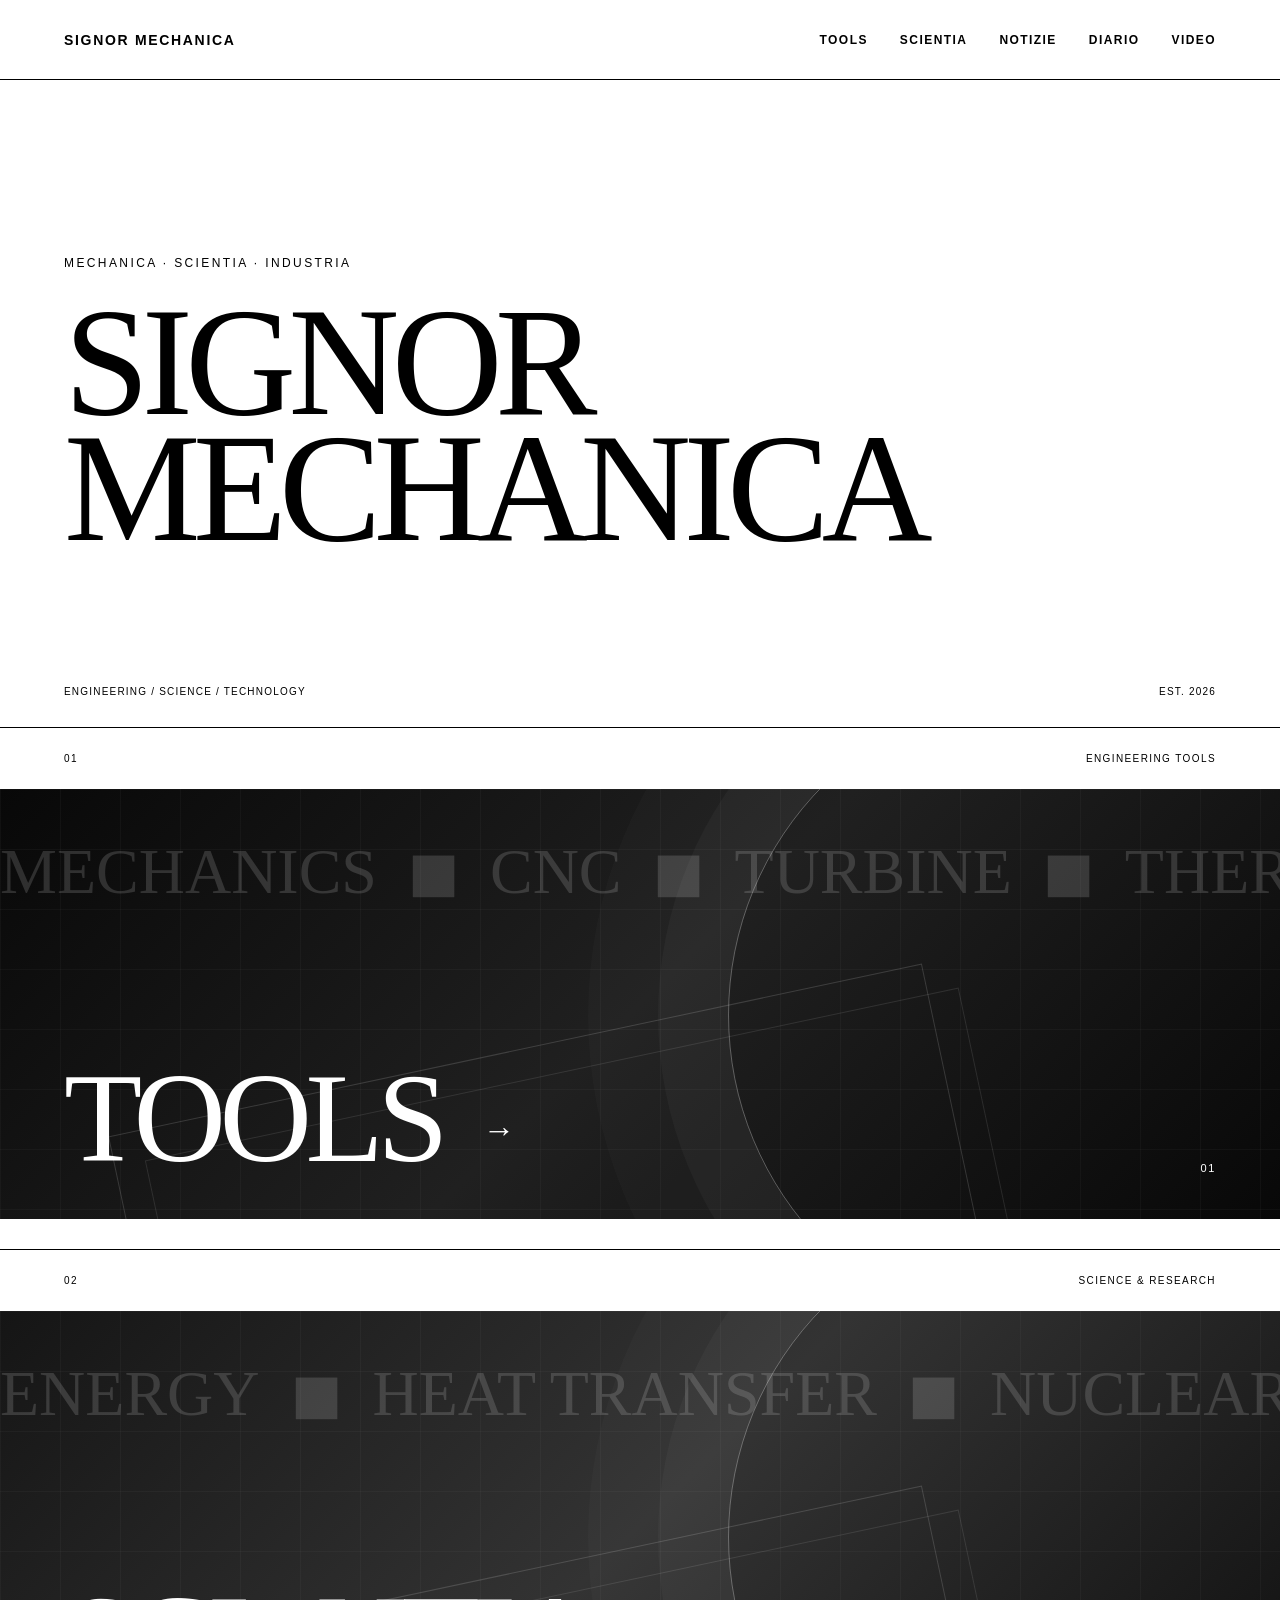
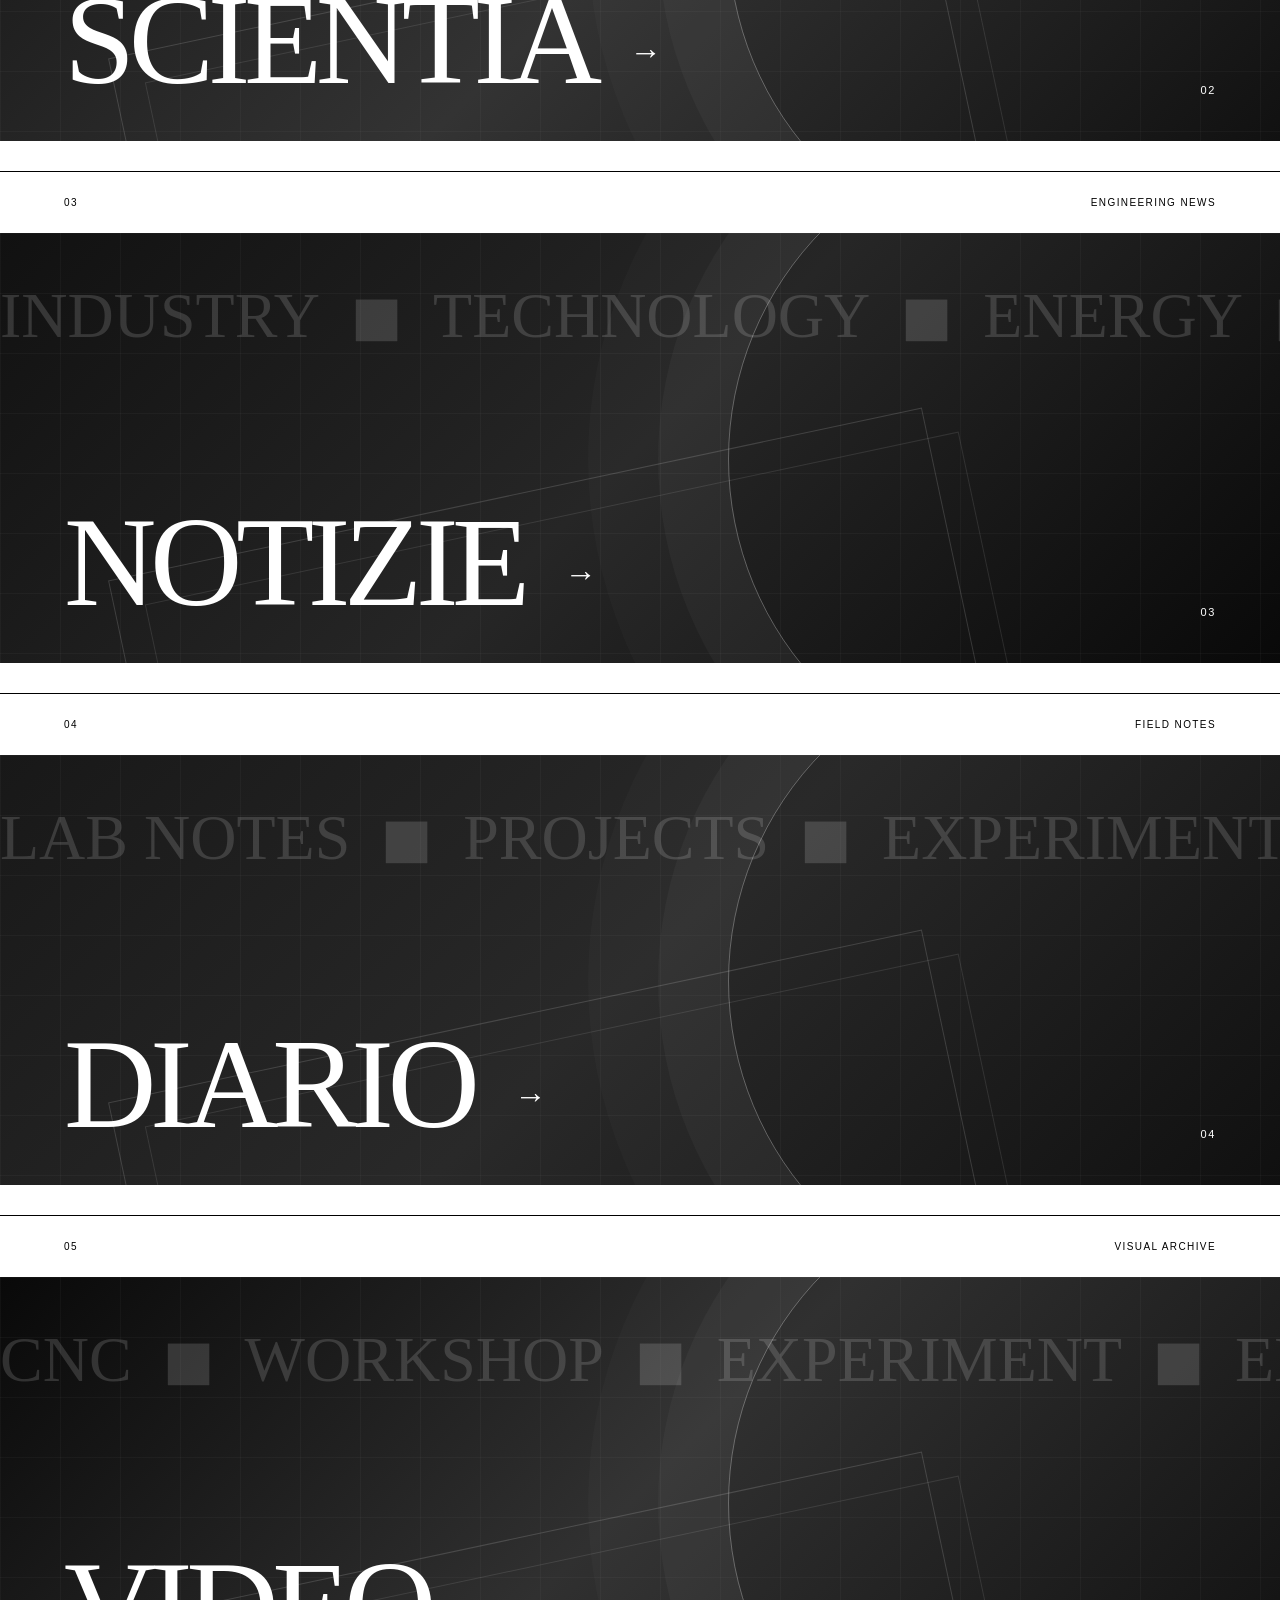
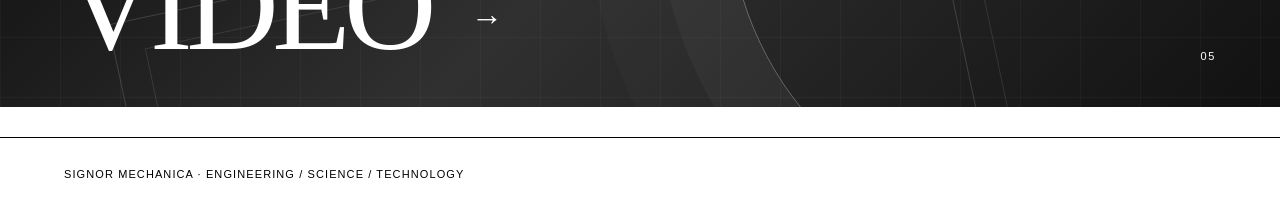
<file: index.html>
<!DOCTYPE html>
<html lang="tr">

<head>
    <meta charset="UTF-8">
    <meta name="viewport" content="width=device-width, initial-scale=1.0">

    <title>Signor Mechanica</title>

    <link rel="stylesheet" href="style.css">
</head>

<body>

<header class="header">

    <a href="index.html" class="brand">
        SIGNOR MECHANICA
    </a>

    <nav class="navigation">
        <a href="tools.html">TOOLS</a>
        <a href="scientia.html">SCIENTIA</a>
        <a href="notizie.html">NOTIZIE</a>
        <a href="diario.html">DIARIO</a>
        <a href="video.html">VIDEO</a>
    </nav>

</header>


<main>

    <!-- HERO -->

    <section class="hero">

        <p>MECHANICA · SCIENTIA · INDUSTRIA</p>

        <h1>
            SIGNOR<br>
            MECHANICA
        </h1>

        <div class="hero-meta">
            <span>ENGINEERING / SCIENCE / TECHNOLOGY</span>
            <span>EST. 2026</span>
        </div>

    </section>


    <!-- =========================
         TOOLS
    ========================== -->

    <section class="feature-section">

        <div class="feature-label">
            <span>01</span>
            <span>ENGINEERING TOOLS</span>
        </div>

        <a href="tools.html" class="banner-link">

            <div class="banner banner-tools">

                <div class="technical-lines"></div>

                <div class="banner-track">

                    <span>MECHANICS</span>
                    <span>◼</span>
                    <span>CNC</span>
                    <span>◼</span>
                    <span>TURBINE</span>
                    <span>◼</span>
                    <span>THERMODYNAMICS</span>
                    <span>◼</span>

                    <span>MECHANICS</span>
                    <span>◼</span>
                    <span>CNC</span>
                    <span>◼</span>
                    <span>TURBINE</span>
                    <span>◼</span>
                    <span>THERMODYNAMICS</span>
                    <span>◼</span>

                </div>

                <div class="banner-title">
                    TOOLS <span>→</span>
                </div>

                <div class="banner-number">
                    01
                </div>

            </div>

        </a>

    </section>


    <!-- =========================
         SCIENTIA
    ========================== -->

    <section class="feature-section">

        <div class="feature-label">
            <span>02</span>
            <span>SCIENCE & RESEARCH</span>
        </div>

        <a href="scientia.html" class="banner-link">

            <div class="banner banner-scientia">

                <div class="technical-lines"></div>

                <div class="banner-track reverse">

                    <span>ENERGY</span>
                    <span>◼</span>
                    <span>HEAT TRANSFER</span>
                    <span>◼</span>
                    <span>NUCLEAR</span>
                    <span>◼</span>
                    <span>AERODYNAMICS</span>
                    <span>◼</span>

                    <span>ENERGY</span>
                    <span>◼</span>
                    <span>HEAT TRANSFER</span>
                    <span>◼</span>
                    <span>NUCLEAR</span>
                    <span>◼</span>
                    <span>AERODYNAMICS</span>
                    <span>◼</span>

                </div>

                <div class="banner-title">
                    SCIENTIA <span>→</span>
                </div>

                <div class="banner-number">
                    02
                </div>

            </div>

        </a>

    </section>


    <!-- =========================
         NOTIZIE
    ========================== -->

    <section class="feature-section">

        <div class="feature-label">
            <span>03</span>
            <span>ENGINEERING NEWS</span>
        </div>

        <a href="notizie.html" class="banner-link">

            <div class="banner banner-notizie">

                <div class="technical-lines"></div>

                <div class="banner-track">

                    <span>INDUSTRY</span>
                    <span>◼</span>
                    <span>TECHNOLOGY</span>
                    <span>◼</span>
                    <span>ENERGY</span>
                    <span>◼</span>
                    <span>INNOVATION</span>
                    <span>◼</span>

                    <span>INDUSTRY</span>
                    <span>◼</span>
                    <span>TECHNOLOGY</span>
                    <span>◼</span>
                    <span>ENERGY</span>
                    <span>◼</span>
                    <span>INNOVATION</span>
                    <span>◼</span>

                </div>

                <div class="banner-title">
                    NOTIZIE <span>→</span>
                </div>

                <div class="banner-number">
                    03
                </div>

            </div>

        </a>

    </section>


    <!-- =========================
         DIARIO
    ========================== -->

    <section class="feature-section">

        <div class="feature-label">
            <span>04</span>
            <span>FIELD NOTES</span>
        </div>

        <a href="diario.html" class="banner-link">

            <div class="banner banner-diario">

                <div class="technical-lines"></div>

                <div class="banner-track reverse">

                    <span>LAB NOTES</span>
                    <span>◼</span>
                    <span>PROJECTS</span>
                    <span>◼</span>
                    <span>EXPERIMENTS</span>
                    <span>◼</span>
                    <span>FIELD WORK</span>
                    <span>◼</span>

                    <span>LAB NOTES</span>
                    <span>◼</span>
                    <span>PROJECTS</span>
                    <span>◼</span>
                    <span>EXPERIMENTS</span>
                    <span>◼</span>
                    <span>FIELD WORK</span>
                    <span>◼</span>

                </div>

                <div class="banner-title">
                    DIARIO <span>→</span>
                </div>

                <div class="banner-number">
                    04
                </div>

            </div>

        </a>

    </section>


    <!-- =========================
         VIDEO
    ========================== -->

    <section class="feature-section">

        <div class="feature-label">
            <span>05</span>
            <span>VISUAL ARCHIVE</span>
        </div>

        <a href="video.html" class="banner-link">

            <div class="banner banner-video">

                <div class="technical-lines"></div>

                <div class="banner-track">

                    <span>CNC</span>
                    <span>◼</span>
                    <span>WORKSHOP</span>
                    <span>◼</span>
                    <span>EXPERIMENT</span>
                    <span>◼</span>
                    <span>ENGINEERING</span>
                    <span>◼</span>

                    <span>CNC</span>
                    <span>◼</span>
                    <span>WORKSHOP</span>
                    <span>◼</span>
                    <span>EXPERIMENT</span>
                    <span>◼</span>
                    <span>ENGINEERING</span>
                    <span>◼</span>

                </div>

                <div class="banner-title">
                    VIDEO <span>→</span>
                </div>

                <div class="banner-number">
                    05
                </div>

            </div>

        </a>

    </section>

</main>


<footer class="footer">

    SIGNOR MECHANICA · ENGINEERING / SCIENCE / TECHNOLOGY

</footer>


<script src="main.js"></script>

</body>

</html>
</file>
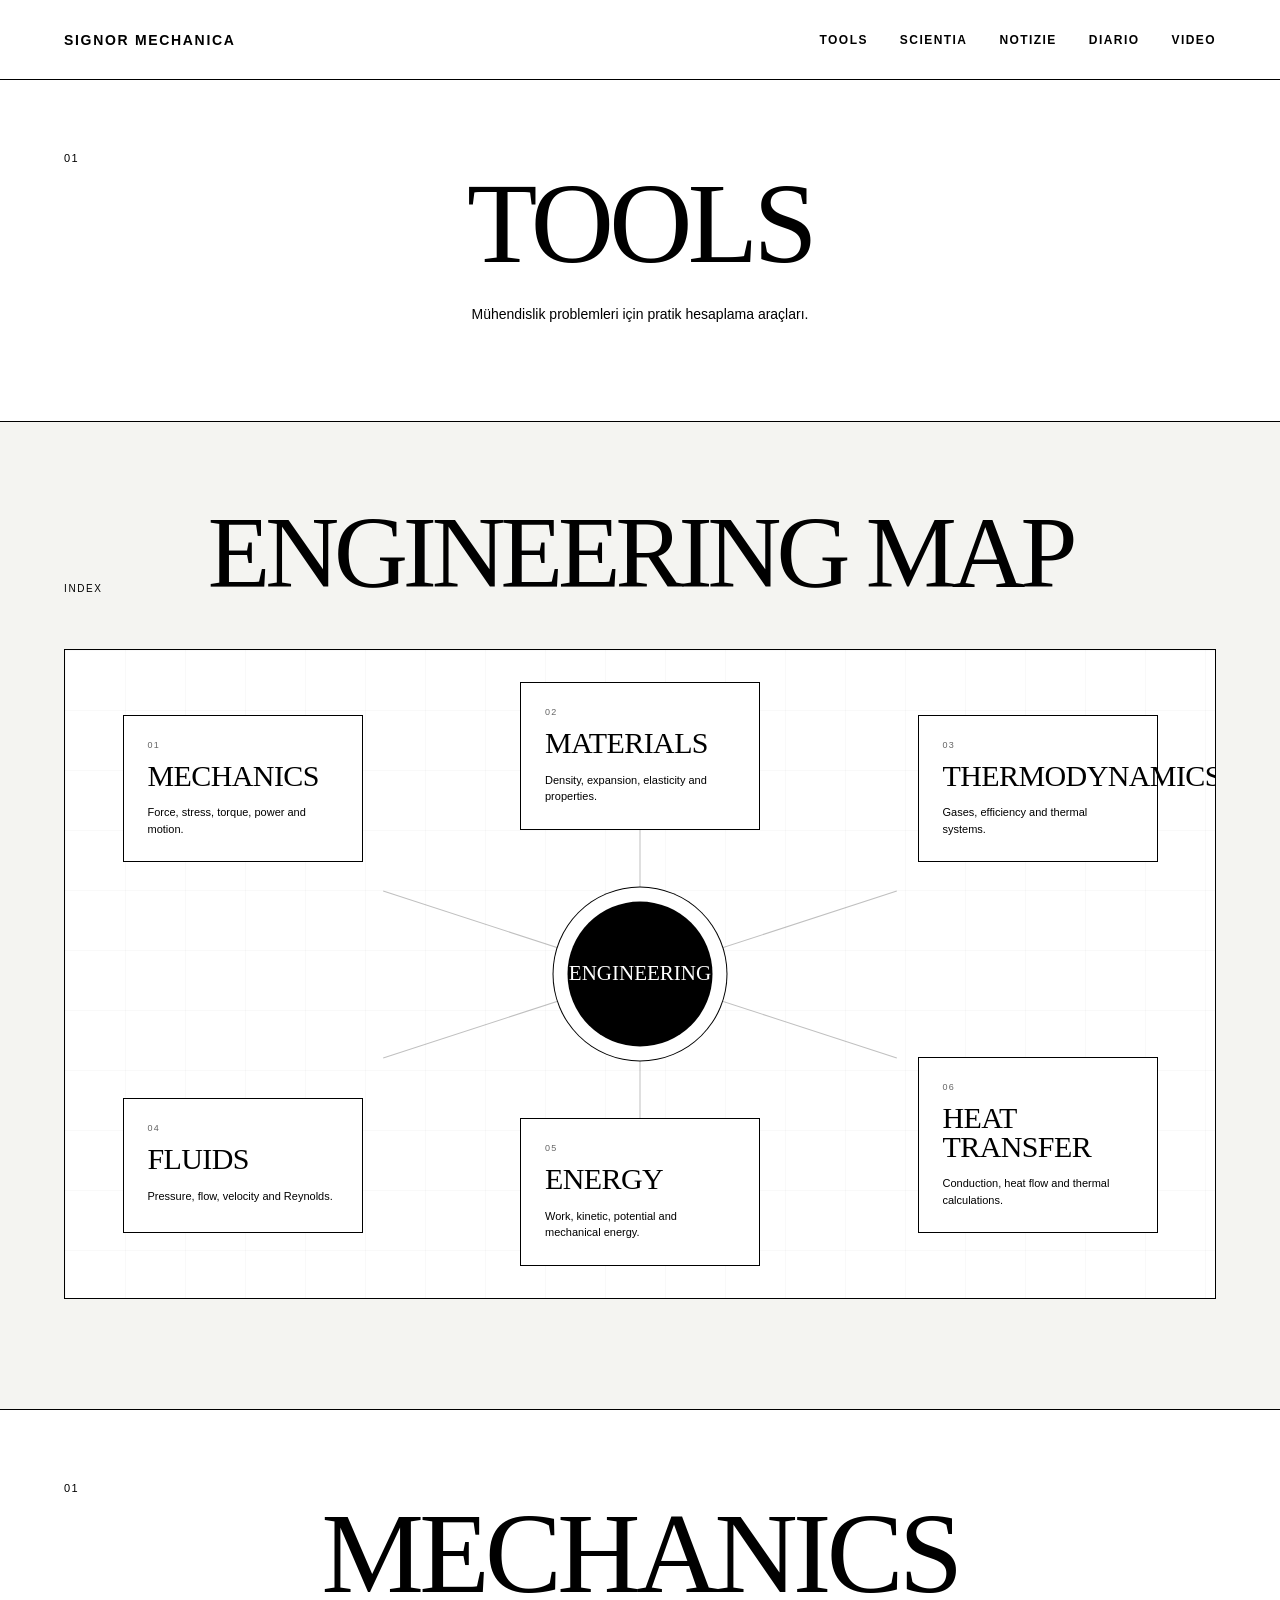
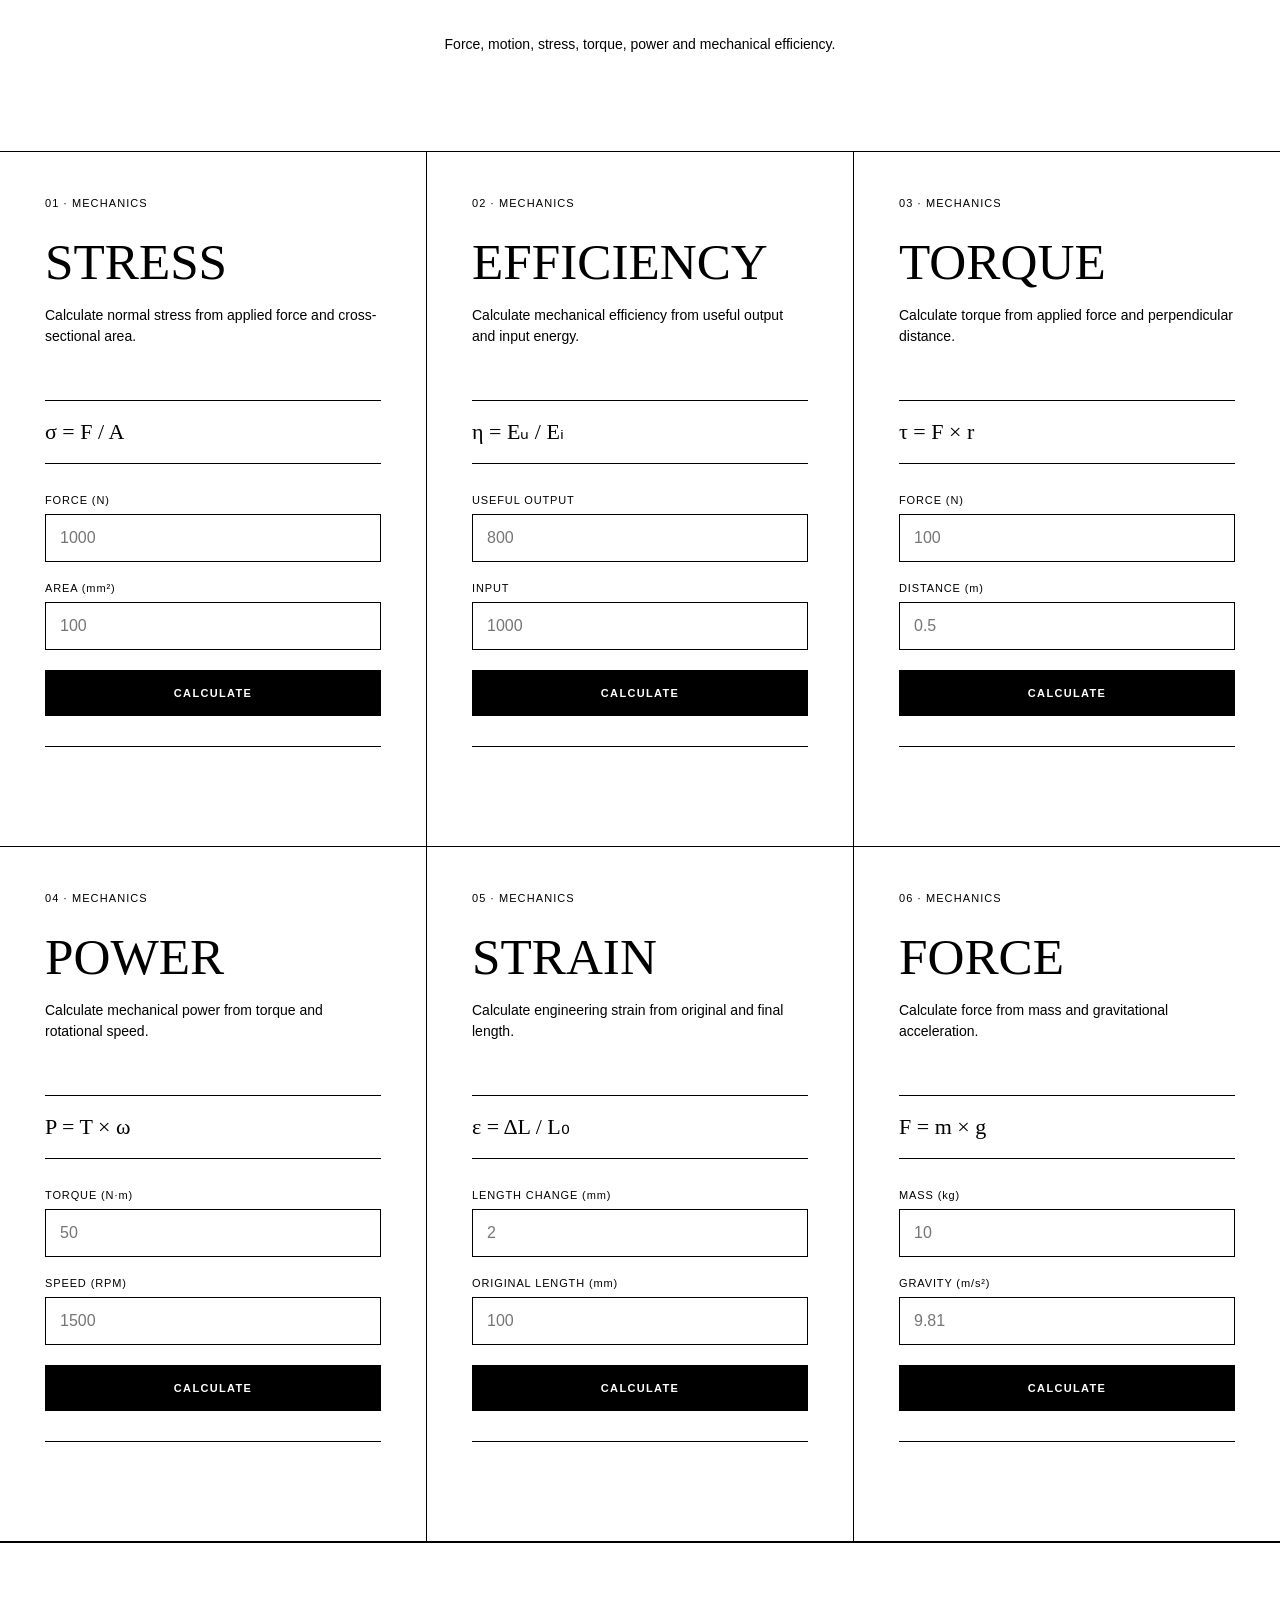
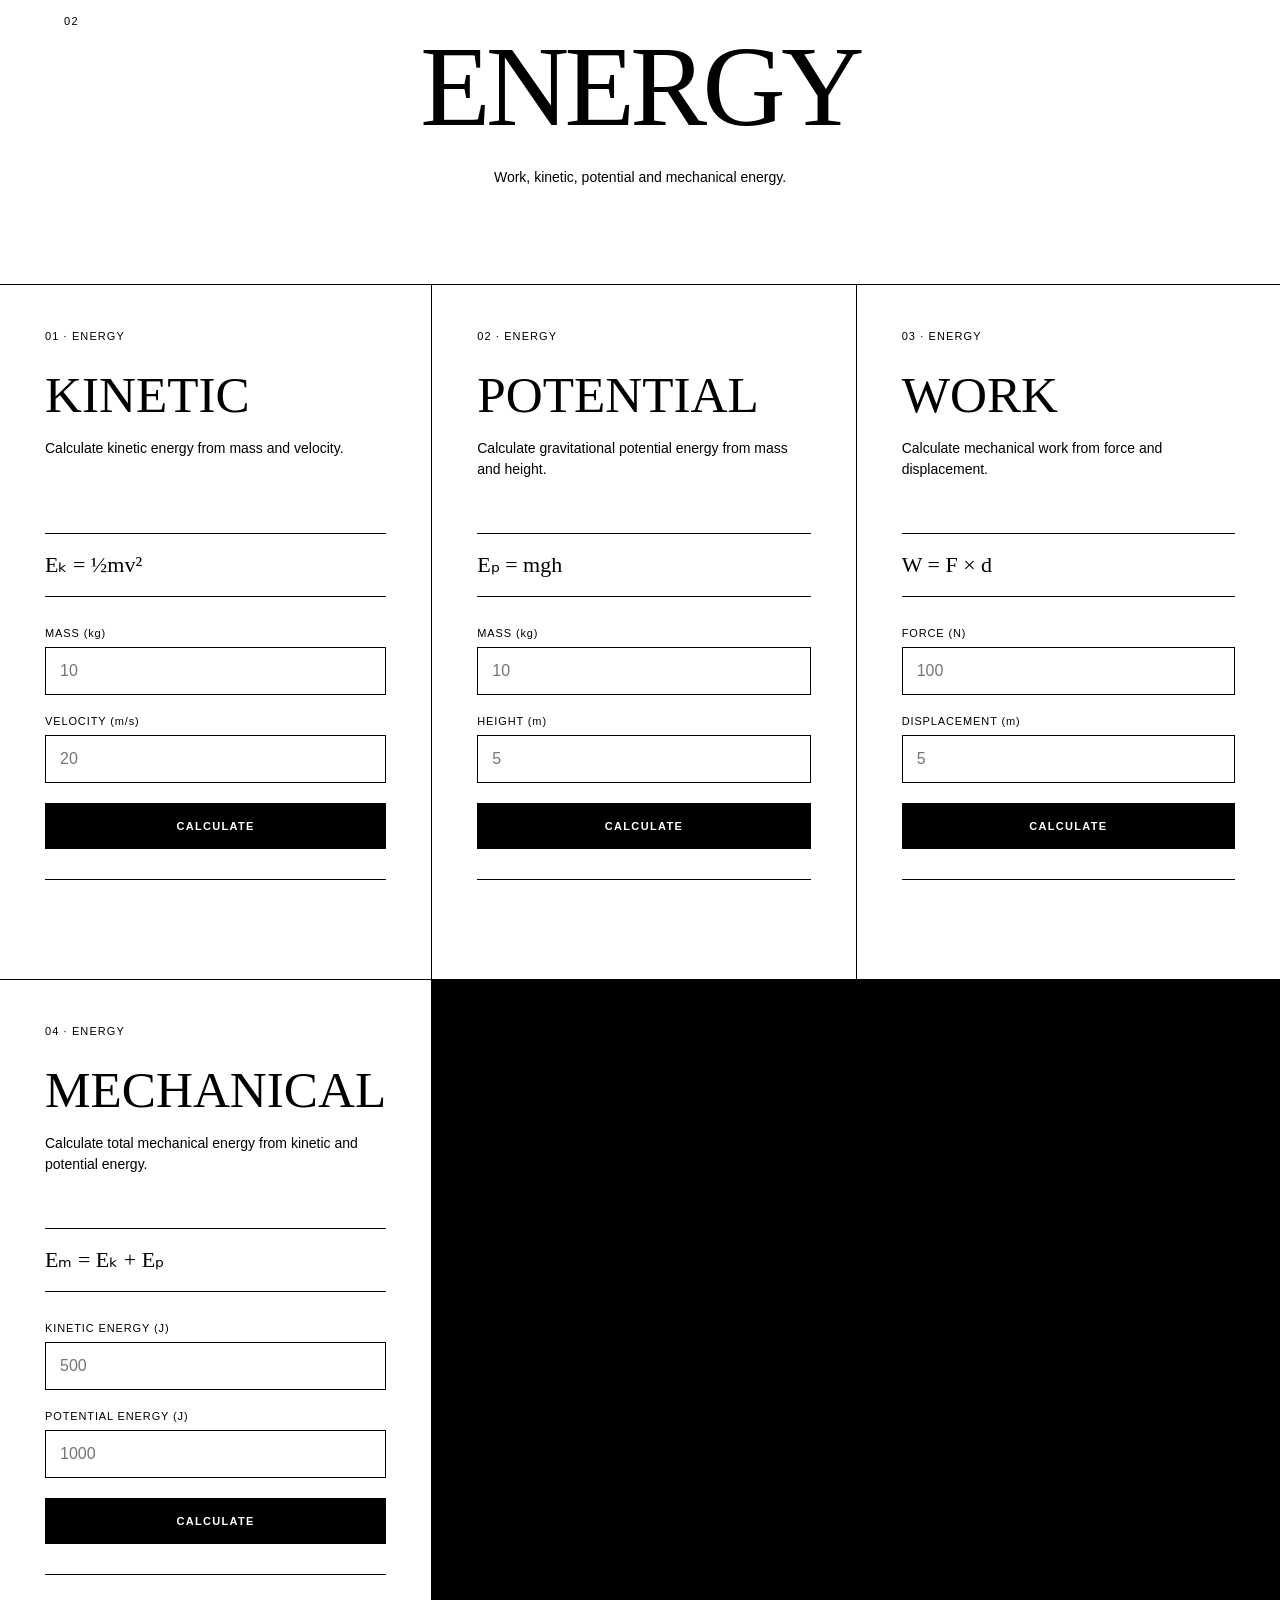
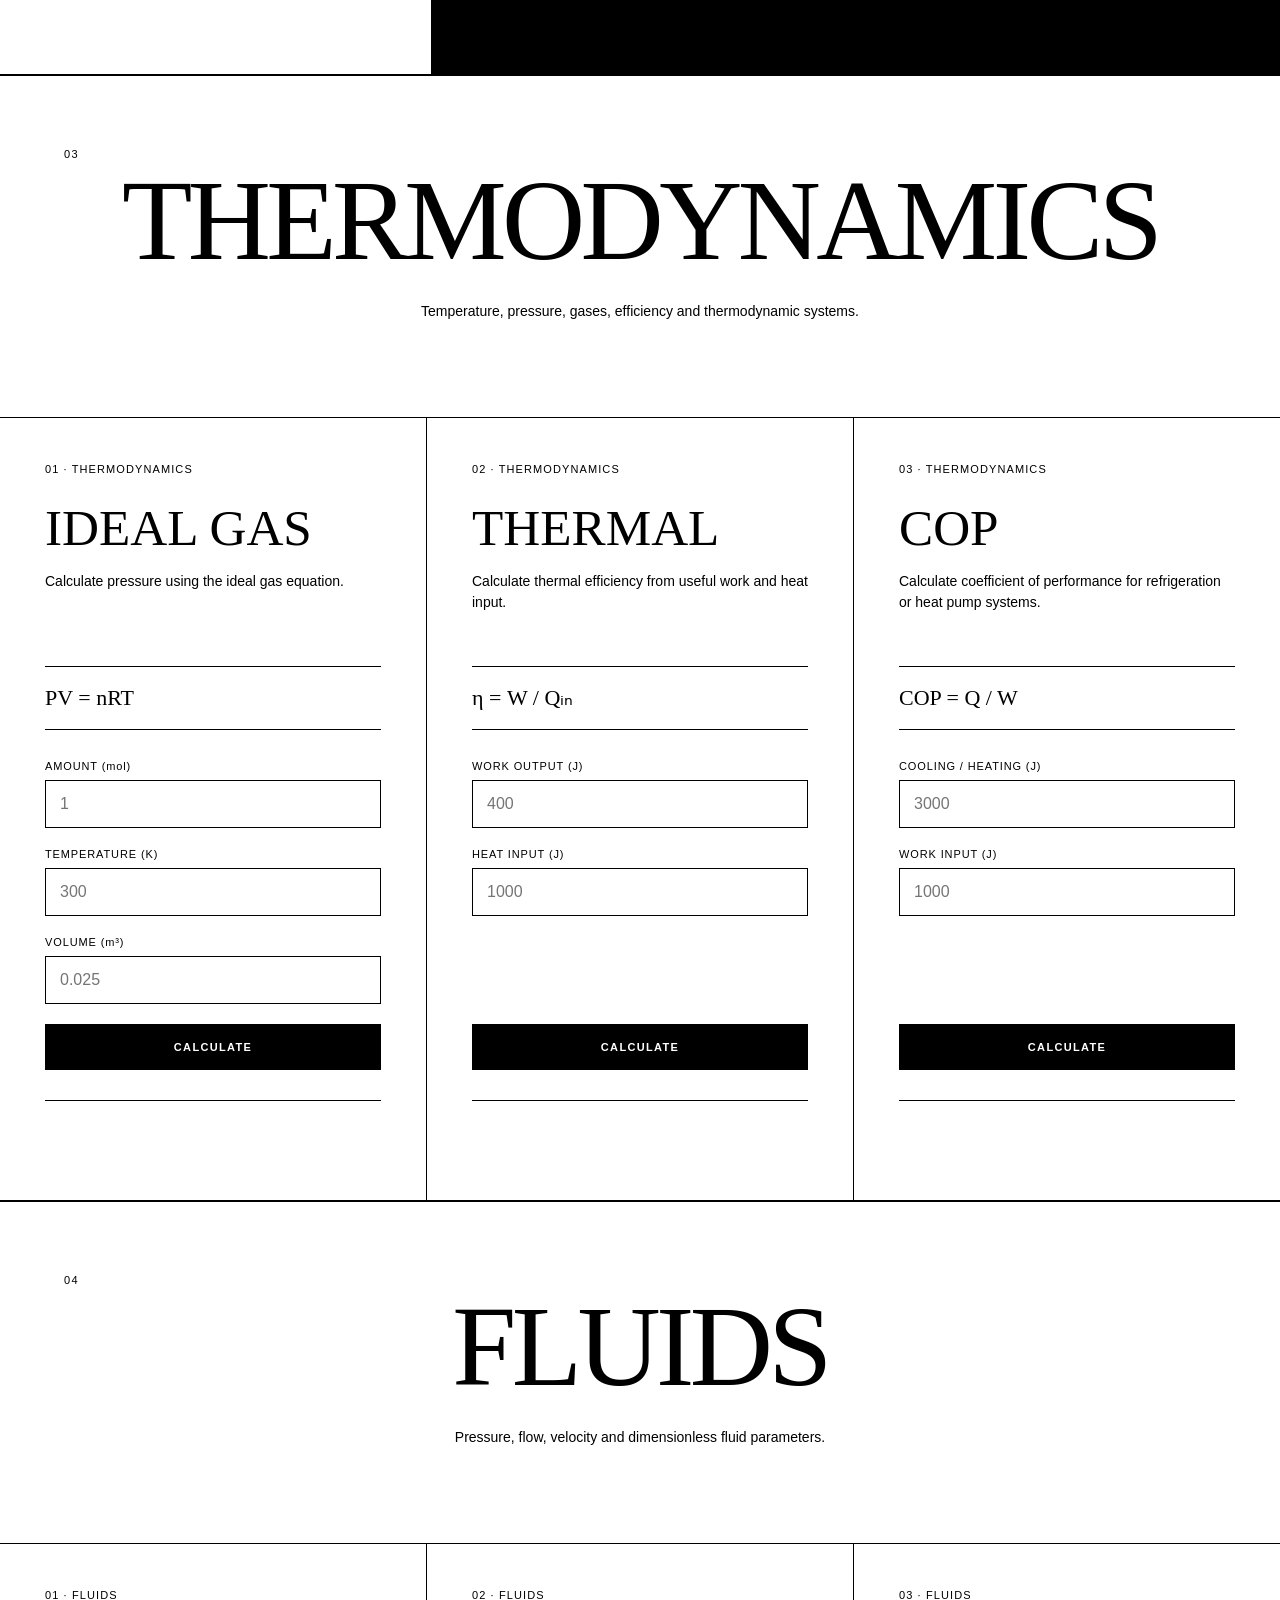
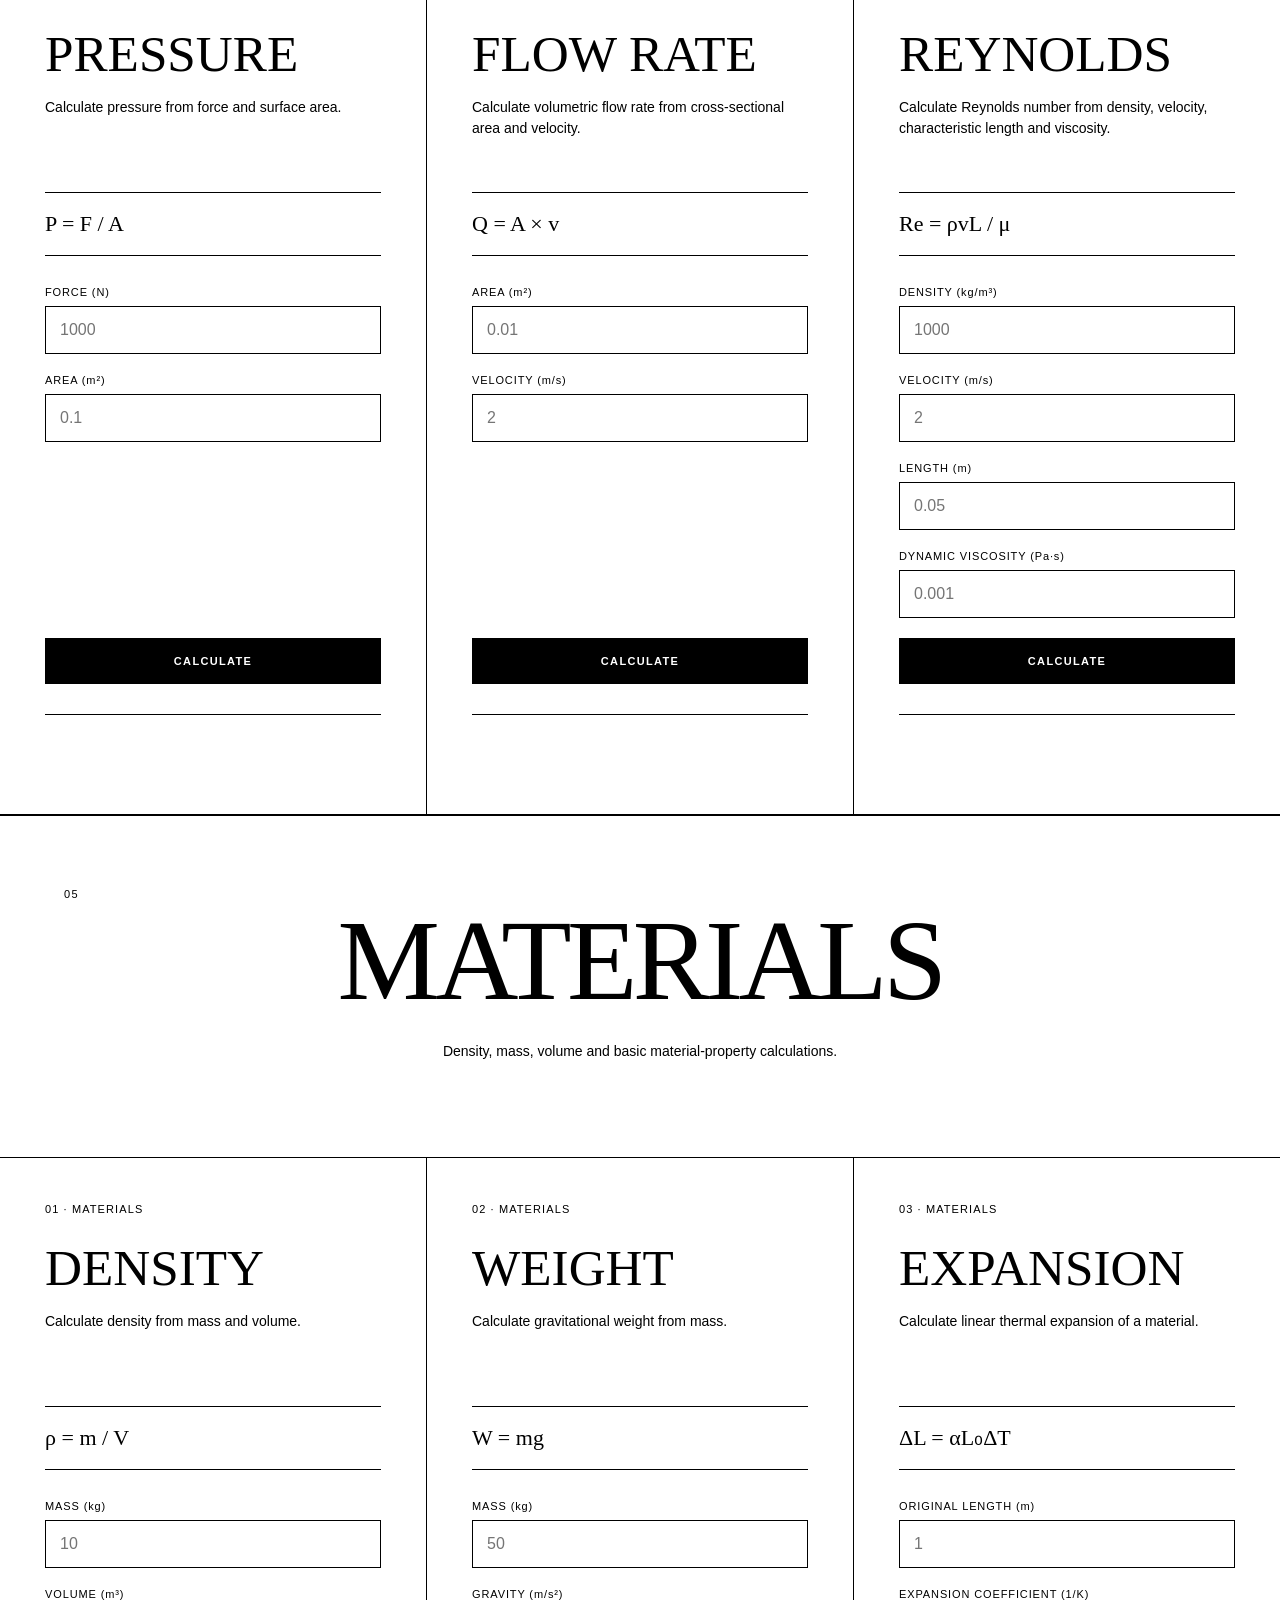
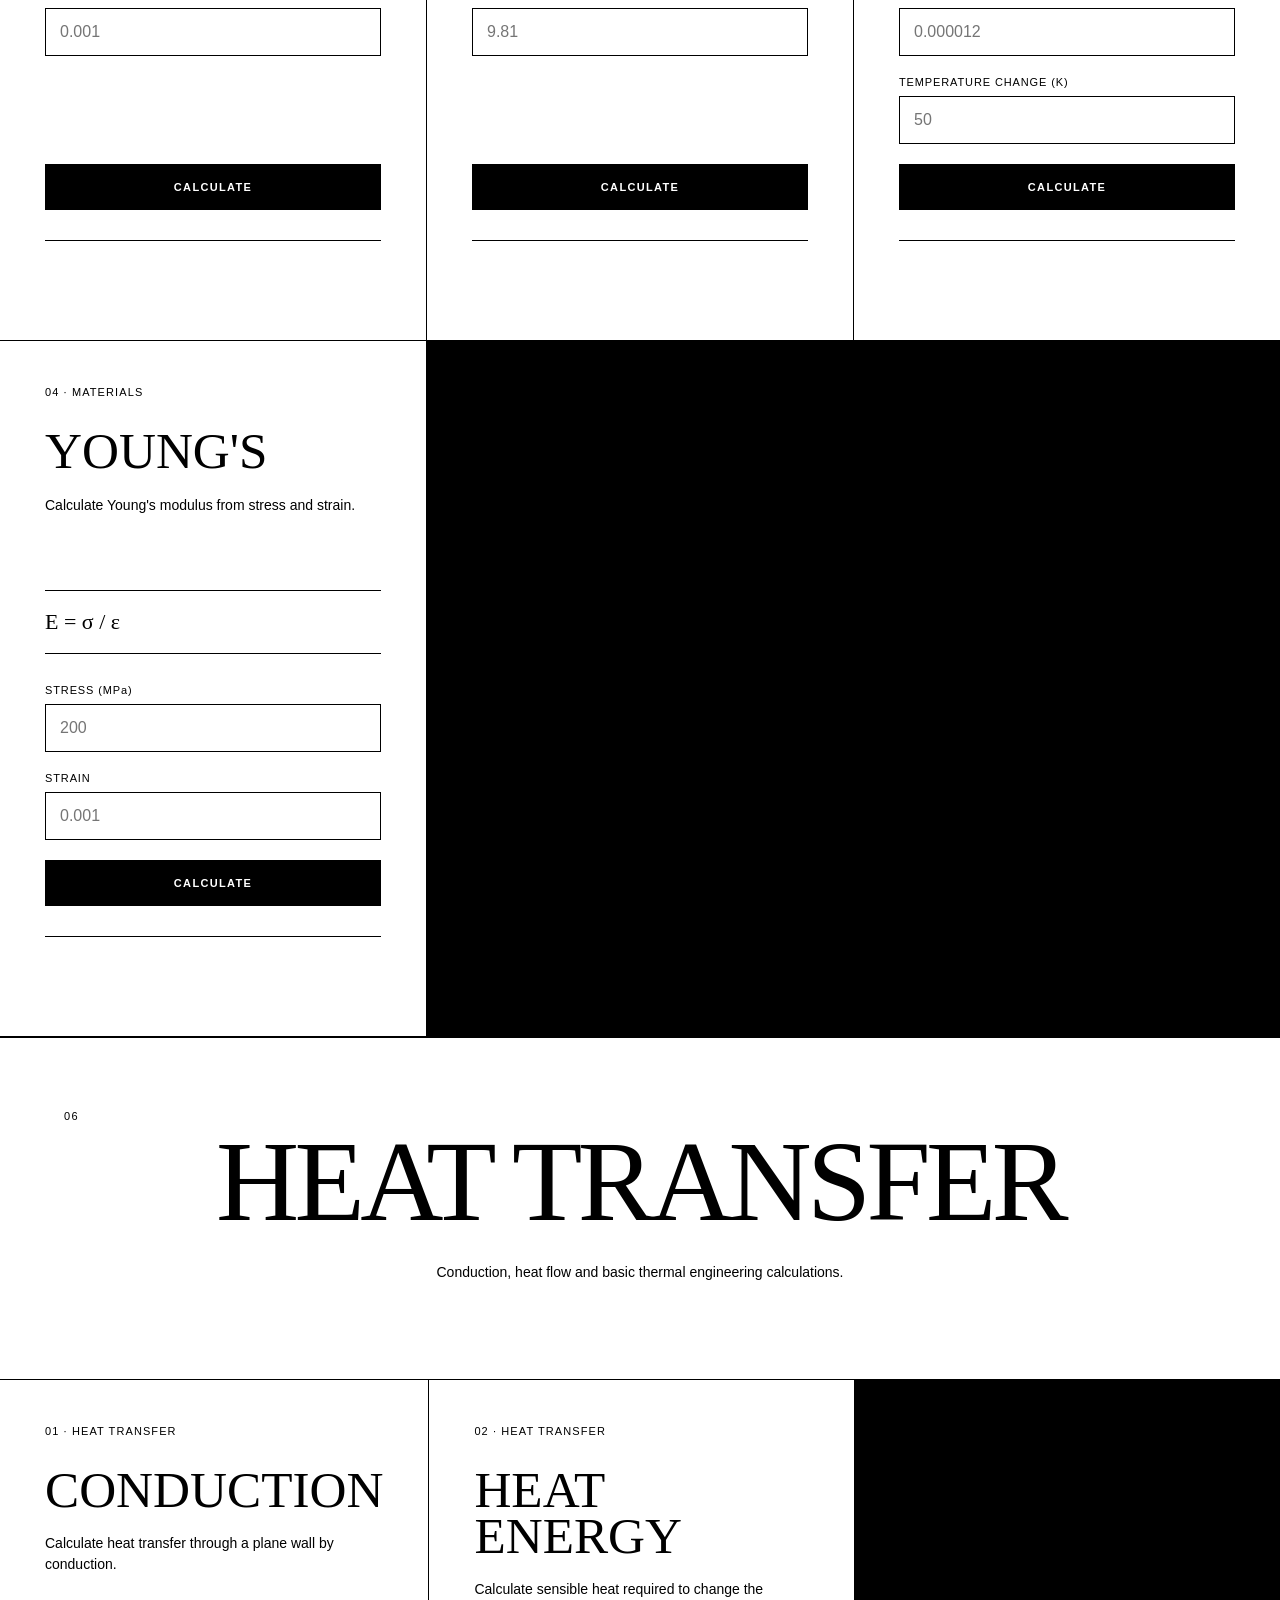
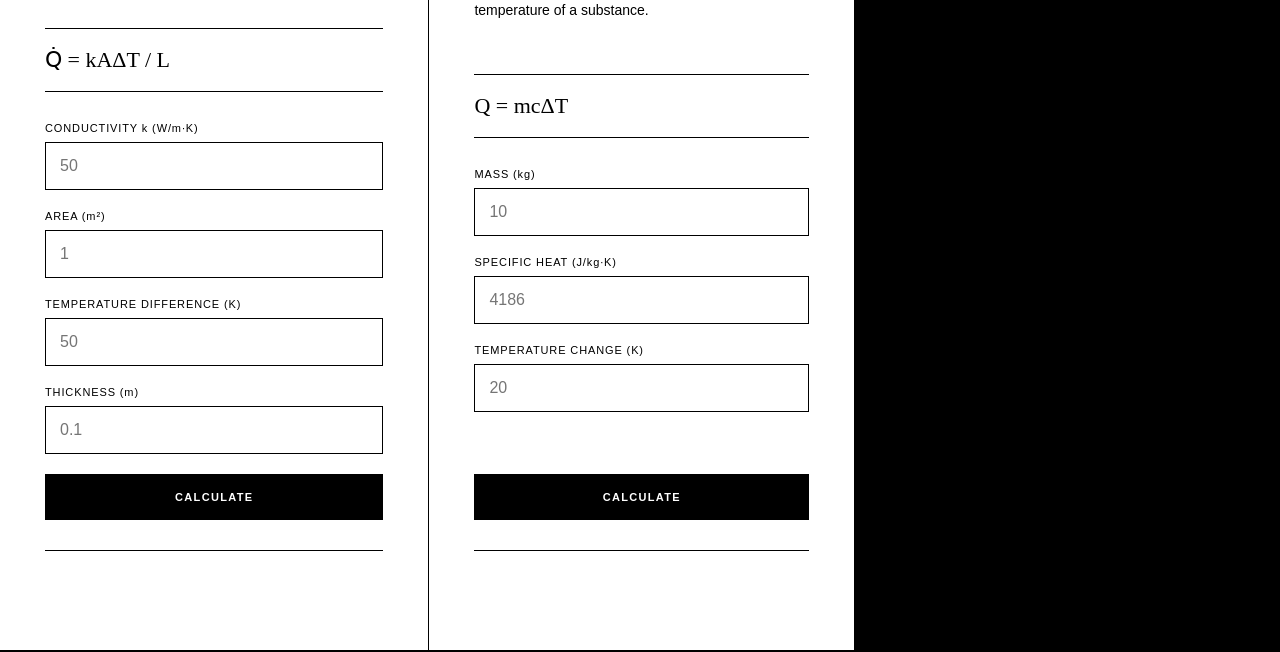
<file: tools.html>
<!DOCTYPE html>
<html lang="tr">

<head>
    <meta charset="UTF-8">
    <meta name="viewport" content="width=device-width, initial-scale=1.0">

    <title>Tools · Signor Mechanica</title>

    <link rel="stylesheet" href="style.css">
</head>

<body>

    <!-- =========================
         HEADER
    ========================== -->

    <header class="header">

        <a href="index.html" class="brand">
            SIGNOR MECHANICA
        </a>

        <nav class="navigation">
            <a href="tools.html">TOOLS</a>
            <a href="scientia.html">SCIENTIA</a>
            <a href="notizie.html">NOTIZIE</a>
            <a href="diario.html">DIARIO</a>
            <a href="video.html">VIDEO</a>
        </nav>

    </header>


    <main>

        <!-- =========================
             PAGE TITLE
        ========================== -->

        <section class="category-title">

            <span>01</span>

            <h2>TOOLS</h2>

            <p>
                Mühendislik problemleri için
                pratik hesaplama araçları.
            </p>

        </section>


        <!-- =========================
             ENGINEERING MAP
        ========================== -->

        <section class="engineering-map">

            <div class="engineering-map-header">

                <span>INDEX</span>

                <h2>ENGINEERING MAP</h2>

            </div>


            <div class="map-container">

                <div class="map-axis"></div>


                <!-- CONNECTIONS -->

                <!-- CONNECTIONS -->

                <div class="map-connection line-mechanics"></div>
                <div class="map-connection line-materials"></div>
                <div class="map-connection line-thermo"></div>
                <div class="map-connection line-fluids"></div>
                <div class="map-connection line-energy"></div>
                <div class="map-connection line-heat"></div>


                <!-- CENTER -->

                <div class="map-center">
                    ENGINEERING
                </div>


                <!-- MECHANICS -->

                <a
                    href="#mechanics"
                    class="map-node mechanics">

                    <span>01</span>

                    <h3>MECHANICS</h3>

                    <p>
                        Force, stress, torque,
                        power and motion.
                    </p>

                </a>


                <!-- MATERIALS -->

                <a
                    href="#materials"
                    class="map-node materials">

                    <span>02</span>

                    <h3>MATERIALS</h3>

                    <p>
                        Density, expansion,
                        elasticity and properties.
                    </p>

                </a>


                <!-- THERMODYNAMICS -->

                <a
                    href="#thermodynamics"
                    class="map-node thermo">

                    <span>03</span>

                    <h3>THERMODYNAMICS</h3>

                    <p>
                        Gases, efficiency
                        and thermal systems.
                    </p>

                </a>


                <!-- FLUIDS -->

                <a
                    href="#fluids"
                    class="map-node fluids">

                    <span>04</span>

                    <h3>FLUIDS</h3>

                    <p>
                        Pressure, flow,
                        velocity and Reynolds.
                    </p>

                </a>


                <!-- ENERGY -->

                <a
                    href="#energy"
                    class="map-node energy">

                    <span>05</span>

                    <h3>ENERGY</h3>

                    <p>
                        Work, kinetic,
                        potential and mechanical energy.
                    </p>

                </a>


                <!-- HEAT TRANSFER -->

                <a
                    href="#heat-transfer"
                    class="map-node heat">

                    <span>06</span>

                    <h3>HEAT TRANSFER</h3>

                    <p>
                        Conduction, heat flow
                        and thermal calculations.
                    </p>

                </a>

            </div>

        </section>


        <!-- ==================================================
             MECHANICS
        =================================================== -->

        <section
            class="tool-category"
            id="mechanics">

            <div class="category-title">

                <span>01</span>

                <h2>MECHANICS</h2>

                <p>
                    Force, motion, stress, torque,
                    power and mechanical efficiency.
                </p>

            </div>


            <div class="tools-grid">


                <!-- STRESS -->

                <article class="tool-card">

                    <span>01 · MECHANICS</span>

                    <h2>STRESS</h2>

                    <p>
                        Calculate normal stress from
                        applied force and cross-sectional area.
                    </p>

                    <div class="formula">
                        σ = F / A
                    </div>

                    <label for="force">
                        FORCE (N)
                    </label>

                    <input
                        type="number"
                        id="force"
                        placeholder="1000"
                        min="0">

                    <label for="area">
                        AREA (mm²)
                    </label>

                    <input
                        type="number"
                        id="area"
                        placeholder="100"
                        min="0">

                    <button onclick="calculateStress()">
                        CALCULATE
                    </button>

                    <div
                        class="result"
                        id="stressResult">
                    </div>

                </article>


                <!-- EFFICIENCY -->

                <article class="tool-card">

                    <span>02 · MECHANICS</span>

                    <h2>EFFICIENCY</h2>

                    <p>
                        Calculate mechanical efficiency
                        from useful output and input energy.
                    </p>

                    <div class="formula">
                        η = Eᵤ / Eᵢ
                    </div>

                    <label for="useful">
                        USEFUL OUTPUT
                    </label>

                    <input
                        type="number"
                        id="useful"
                        placeholder="800"
                        min="0">

                    <label for="input">
                        INPUT
                    </label>

                    <input
                        type="number"
                        id="input"
                        placeholder="1000"
                        min="0">

                    <button onclick="calculateEfficiency()">
                        CALCULATE
                    </button>

                    <div
                        class="result"
                        id="efficiencyResult">
                    </div>

                </article>


                <!-- TORQUE -->

                <article class="tool-card">

                    <span>03 · MECHANICS</span>

                    <h2>TORQUE</h2>

                    <p>
                        Calculate torque from applied
                        force and perpendicular distance.
                    </p>

                    <div class="formula">
                        τ = F × r
                    </div>

                    <label for="torqueForce">
                        FORCE (N)
                    </label>

                    <input
                        type="number"
                        id="torqueForce"
                        placeholder="100"
                        min="0">

                    <label for="distance">
                        DISTANCE (m)
                    </label>

                    <input
                        type="number"
                        id="distance"
                        placeholder="0.5"
                        min="0">

                    <button onclick="calculateTorque()">
                        CALCULATE
                    </button>

                    <div
                        class="result"
                        id="torqueResult">
                    </div>

                </article>


                <!-- POWER -->

                <article class="tool-card">

                    <span>04 · MECHANICS</span>

                    <h2>POWER</h2>

                    <p>
                        Calculate mechanical power from
                        torque and rotational speed.
                    </p>

                    <div class="formula">
                        P = T × ω
                    </div>

                    <label for="powerTorque">
                        TORQUE (N·m)
                    </label>

                    <input
                        type="number"
                        id="powerTorque"
                        placeholder="50"
                        min="0">

                    <label for="rpm">
                        SPEED (RPM)
                    </label>

                    <input
                        type="number"
                        id="rpm"
                        placeholder="1500"
                        min="0">

                    <button onclick="calculatePower()">
                        CALCULATE
                    </button>

                    <div
                        class="result"
                        id="powerResult">
                    </div>

                </article>


                <!-- STRAIN -->

                <article class="tool-card">

                    <span>05 · MECHANICS</span>

                    <h2>STRAIN</h2>

                    <p>
                        Calculate engineering strain from
                        original and final length.
                    </p>

                    <div class="formula">
                        ε = ΔL / L₀
                    </div>

                    <label for="lengthChange">
                        LENGTH CHANGE (mm)
                    </label>

                    <input
                        type="number"
                        id="lengthChange"
                        placeholder="2"
                        min="0">

                    <label for="originalLength">
                        ORIGINAL LENGTH (mm)
                    </label>

                    <input
                        type="number"
                        id="originalLength"
                        placeholder="100"
                        min="0">

                    <button onclick="calculateStrain()">
                        CALCULATE
                    </button>

                    <div
                        class="result"
                        id="strainResult">
                    </div>

                </article>


                <!-- FORCE -->

                <article class="tool-card">

                    <span>06 · MECHANICS</span>

                    <h2>FORCE</h2>

                    <p>
                        Calculate force from mass and
                        gravitational acceleration.
                    </p>

                    <div class="formula">
                        F = m × g
                    </div>

                    <label for="mass">
                        MASS (kg)
                    </label>

                    <input
                        type="number"
                        id="mass"
                        placeholder="10"
                        min="0">

                    <label for="gravity">
                        GRAVITY (m/s²)
                    </label>

                    <input
                        type="number"
                        id="gravity"
                        placeholder="9.81"
                        min="0">

                    <button onclick="calculateForce()">
                        CALCULATE
                    </button>

                    <div
                        class="result"
                        id="forceResult">
                    </div>

                </article>

            </div>

        </section>


        <!-- ==================================================
             ENERGY
        =================================================== -->

        <section
            class="tool-category"
            id="energy">

            <div class="category-title">

                <span>02</span>

                <h2>ENERGY</h2>

                <p>
                    Work, kinetic, potential and
                    mechanical energy.
                </p>

            </div>


            <div class="tools-grid">


                <!-- KINETIC -->

                <article class="tool-card">

                    <span>01 · ENERGY</span>

                    <h2>KINETIC</h2>

                    <p>
                        Calculate kinetic energy from
                        mass and velocity.
                    </p>

                    <div class="formula">
                        Eₖ = ½mv²
                    </div>

                    <label for="kineticMass">
                        MASS (kg)
                    </label>

                    <input
                        type="number"
                        id="kineticMass"
                        placeholder="10"
                        min="0">

                    <label for="velocity">
                        VELOCITY (m/s)
                    </label>

                    <input
                        type="number"
                        id="velocity"
                        placeholder="20"
                        min="0">

                    <button onclick="calculateKineticEnergy()">
                        CALCULATE
                    </button>

                    <div
                        class="result"
                        id="kineticResult">
                    </div>

                </article>


                <!-- POTENTIAL -->

                <article class="tool-card">

                    <span>02 · ENERGY</span>

                    <h2>POTENTIAL</h2>

                    <p>
                        Calculate gravitational potential
                        energy from mass and height.
                    </p>

                    <div class="formula">
                        Eₚ = mgh
                    </div>

                    <label for="potentialMass">
                        MASS (kg)
                    </label>

                    <input
                        type="number"
                        id="potentialMass"
                        placeholder="10"
                        min="0">

                    <label for="height">
                        HEIGHT (m)
                    </label>

                    <input
                        type="number"
                        id="height"
                        placeholder="5"
                        min="0">

                    <button onclick="calculatePotentialEnergy()">
                        CALCULATE
                    </button>

                    <div
                        class="result"
                        id="potentialResult">
                    </div>

                </article>


                <!-- WORK -->

                <article class="tool-card">

                    <span>03 · ENERGY</span>

                    <h2>WORK</h2>

                    <p>
                        Calculate mechanical work from
                        force and displacement.
                    </p>

                    <div class="formula">
                        W = F × d
                    </div>

                    <label for="workForce">
                        FORCE (N)
                    </label>

                    <input
                        type="number"
                        id="workForce"
                        placeholder="100"
                        min="0">

                    <label for="displacement">
                        DISPLACEMENT (m)
                    </label>

                    <input
                        type="number"
                        id="displacement"
                        placeholder="5"
                        min="0">

                    <button onclick="calculateWork()">
                        CALCULATE
                    </button>

                    <div
                        class="result"
                        id="workResult">
                    </div>

                </article>


                <!-- MECHANICAL ENERGY -->

                <article class="tool-card">

                    <span>04 · ENERGY</span>

                    <h2>MECHANICAL</h2>

                    <p>
                        Calculate total mechanical energy
                        from kinetic and potential energy.
                    </p>

                    <div class="formula">
                        Eₘ = Eₖ + Eₚ
                    </div>

                    <label for="kineticEnergy">
                        KINETIC ENERGY (J)
                    </label>

                    <input
                        type="number"
                        id="kineticEnergy"
                        placeholder="500"
                        min="0">

                    <label for="potentialEnergy">
                        POTENTIAL ENERGY (J)
                    </label>

                    <input
                        type="number"
                        id="potentialEnergy"
                        placeholder="1000"
                        min="0">

                    <button onclick="calculateMechanicalEnergy()">
                        CALCULATE
                    </button>

                    <div
                        class="result"
                        id="mechanicalResult">
                    </div>

                </article>

            </div>

        </section>


        <!-- ==================================================
             THERMODYNAMICS
        =================================================== -->

        <section
            class="tool-category"
            id="thermodynamics">

            <div class="category-title">

                <span>03</span>

                <h2>THERMODYNAMICS</h2>

                <p>
                    Temperature, pressure, gases,
                    efficiency and thermodynamic systems.
                </p>

            </div>


            <div class="tools-grid">


                <!-- IDEAL GAS -->

                <article class="tool-card">

                    <span>01 · THERMODYNAMICS</span>

                    <h2>IDEAL GAS</h2>

                    <p>
                        Calculate pressure using
                        the ideal gas equation.
                    </p>

                    <div class="formula">
                        PV = nRT
                    </div>

                    <label for="moles">
                        AMOUNT (mol)
                    </label>

                    <input
                        type="number"
                        id="moles"
                        placeholder="1"
                        min="0">

                    <label for="temperature">
                        TEMPERATURE (K)
                    </label>

                    <input
                        type="number"
                        id="temperature"
                        placeholder="300"
                        min="0">

                    <label for="volume">
                        VOLUME (m³)
                    </label>

                    <input
                        type="number"
                        id="volume"
                        placeholder="0.025"
                        min="0">

                    <button onclick="calculateIdealGas()">
                        CALCULATE
                    </button>

                    <div
                        class="result"
                        id="idealGasResult">
                    </div>

                </article>


                <!-- THERMAL EFFICIENCY -->

                <article class="tool-card">

                    <span>02 · THERMODYNAMICS</span>

                    <h2>THERMAL</h2>

                    <p>
                        Calculate thermal efficiency from
                        useful work and heat input.
                    </p>

                    <div class="formula">
                        η = W / Qᵢₙ
                    </div>

                    <label for="thermalWork">
                        WORK OUTPUT (J)
                    </label>

                    <input
                        type="number"
                        id="thermalWork"
                        placeholder="400"
                        min="0">

                    <label for="heatInput">
                        HEAT INPUT (J)
                    </label>

                    <input
                        type="number"
                        id="heatInput"
                        placeholder="1000"
                        min="0">

                    <button onclick="calculateThermalEfficiency()">
                        CALCULATE
                    </button>

                    <div
                        class="result"
                        id="thermalResult">
                    </div>

                </article>


                <!-- COP -->

                <article class="tool-card">

                    <span>03 · THERMODYNAMICS</span>

                    <h2>COP</h2>

                    <p>
                        Calculate coefficient of performance
                        for refrigeration or heat pump systems.
                    </p>

                    <div class="formula">
                        COP = Q / W
                    </div>

                    <label for="cooling">
                        COOLING / HEATING (J)
                    </label>

                    <input
                        type="number"
                        id="cooling"
                        placeholder="3000"
                        min="0">

                    <label for="copWork">
                        WORK INPUT (J)
                    </label>

                    <input
                        type="number"
                        id="copWork"
                        placeholder="1000"
                        min="0">

                    <button onclick="calculateCOP()">
                        CALCULATE
                    </button>

                    <div
                        class="result"
                        id="copResult">
                    </div>

                </article>

            </div>

        </section>


        <!-- ==================================================
             FLUIDS
        =================================================== -->

        <section
            class="tool-category"
            id="fluids">

            <div class="category-title">

                <span>04</span>

                <h2>FLUIDS</h2>

                <p>
                    Pressure, flow, velocity and
                    dimensionless fluid parameters.
                </p>

            </div>


            <div class="tools-grid">


                <!-- PRESSURE -->

                <article class="tool-card">

                    <span>01 · FLUIDS</span>

                    <h2>PRESSURE</h2>

                    <p>
                        Calculate pressure from force
                        and surface area.
                    </p>

                    <div class="formula">
                        P = F / A
                    </div>

                    <label for="pressureForce">
                        FORCE (N)
                    </label>

                    <input
                        type="number"
                        id="pressureForce"
                        placeholder="1000"
                        min="0">

                    <label for="pressureArea">
                        AREA (m²)
                    </label>

                    <input
                        type="number"
                        id="pressureArea"
                        placeholder="0.1"
                        min="0">

                    <button onclick="calculatePressure()">
                        CALCULATE
                    </button>

                    <div
                        class="result"
                        id="pressureResult">
                    </div>

                </article>


                <!-- FLOW RATE -->

                <article class="tool-card">

                    <span>02 · FLUIDS</span>

                    <h2>FLOW RATE</h2>

                    <p>
                        Calculate volumetric flow rate from
                        cross-sectional area and velocity.
                    </p>

                    <div class="formula">
                        Q = A × v
                    </div>

                    <label for="flowArea">
                        AREA (m²)
                    </label>

                    <input
                        type="number"
                        id="flowArea"
                        placeholder="0.01"
                        min="0">

                    <label for="flowVelocity">
                        VELOCITY (m/s)
                    </label>

                    <input
                        type="number"
                        id="flowVelocity"
                        placeholder="2"
                        min="0">

                    <button onclick="calculateFlowRate()">
                        CALCULATE
                    </button>

                    <div
                        class="result"
                        id="flowResult">
                    </div>

                </article>


                <!-- REYNOLDS -->

                <article class="tool-card">

                    <span>03 · FLUIDS</span>

                    <h2>REYNOLDS</h2>

                    <p>
                        Calculate Reynolds number from density,
                        velocity, characteristic length and viscosity.
                    </p>

                    <div class="formula">
                        Re = ρvL / μ
                    </div>

                    <label for="density">
                        DENSITY (kg/m³)
                    </label>

                    <input
                        type="number"
                        id="density"
                        placeholder="1000"
                        min="0">

                    <label for="reVelocity">
                        VELOCITY (m/s)
                    </label>

                    <input
                        type="number"
                        id="reVelocity"
                        placeholder="2"
                        min="0">

                    <label for="reLength">
                        LENGTH (m)
                    </label>

                    <input
                        type="number"
                        id="reLength"
                        placeholder="0.05"
                        min="0">

                    <label for="viscosity">
                        DYNAMIC VISCOSITY (Pa·s)
                    </label>

                    <input
                        type="number"
                        id="viscosity"
                        placeholder="0.001"
                        min="0">

                    <button onclick="calculateReynolds()">
                        CALCULATE
                    </button>

                    <div
                        class="result"
                        id="reynoldsResult">
                    </div>

                </article>

            </div>

        </section>


        <!-- ==================================================
             MATERIALS
        =================================================== -->

        <section
            class="tool-category"
            id="materials">

            <div class="category-title">

                <span>05</span>

                <h2>MATERIALS</h2>

                <p>
                    Density, mass, volume and basic
                    material-property calculations.
                </p>

            </div>


            <div class="tools-grid">


                <!-- DENSITY -->

                <article class="tool-card">

                    <span>01 · MATERIALS</span>

                    <h2>DENSITY</h2>

                    <p>
                        Calculate density from mass
                        and volume.
                    </p>

                    <div class="formula">
                        ρ = m / V
                    </div>

                    <label for="densityMass">
                        MASS (kg)
                    </label>

                    <input
                        type="number"
                        id="densityMass"
                        placeholder="10"
                        min="0">

                    <label for="densityVolume">
                        VOLUME (m³)
                    </label>

                    <input
                        type="number"
                        id="densityVolume"
                        placeholder="0.001"
                        min="0">

                    <button onclick="calculateDensity()">
                        CALCULATE
                    </button>

                    <div
                        class="result"
                        id="densityResult">
                    </div>

                </article>


                <!-- WEIGHT -->

                <article class="tool-card">

                    <span>02 · MATERIALS</span>

                    <h2>WEIGHT</h2>

                    <p>
                        Calculate gravitational weight
                        from mass.
                    </p>

                    <div class="formula">
                        W = mg
                    </div>

                    <label for="weightMass">
                        MASS (kg)
                    </label>

                    <input
                        type="number"
                        id="weightMass"
                        placeholder="50"
                        min="0">

                    <label for="weightGravity">
                        GRAVITY (m/s²)
                    </label>

                    <input
                        type="number"
                        id="weightGravity"
                        placeholder="9.81"
                        min="0">

                    <button onclick="calculateWeight()">
                        CALCULATE
                    </button>

                    <div
                        class="result"
                        id="weightResult">
                    </div>

                </article>


                <!-- EXPANSION -->

                <article class="tool-card">

                    <span>03 · MATERIALS</span>

                    <h2>EXPANSION</h2>

                    <p>
                        Calculate linear thermal expansion
                        of a material.
                    </p>

                    <div class="formula">
                        ΔL = αL₀ΔT
                    </div>

                    <label for="expansionLength">
                        ORIGINAL LENGTH (m)
                    </label>

                    <input
                        type="number"
                        id="expansionLength"
                        placeholder="1"
                        min="0">

                    <label for="alpha">
                        EXPANSION COEFFICIENT (1/K)
                    </label>

                    <input
                        type="number"
                        id="alpha"
                        placeholder="0.000012"
                        min="0">

                    <label for="deltaTemperature">
                        TEMPERATURE CHANGE (K)
                    </label>

                    <input
                        type="number"
                        id="deltaTemperature"
                        placeholder="50"
                        min="0">

                    <button onclick="calculateExpansion()">
                        CALCULATE
                    </button>

                    <div
                        class="result"
                        id="expansionResult">
                    </div>

                </article>


                <!-- YOUNG'S MODULUS -->

                <article class="tool-card">

                    <span>04 · MATERIALS</span>

                    <h2>YOUNG'S</h2>

                    <p>
                        Calculate Young's modulus from
                        stress and strain.
                    </p>

                    <div class="formula">
                        E = σ / ε
                    </div>

                    <label for="youngStress">
                        STRESS (MPa)
                    </label>

                    <input
                        type="number"
                        id="youngStress"
                        placeholder="200"
                        min="0">

                    <label for="youngStrain">
                        STRAIN
                    </label>

                    <input
                        type="number"
                        id="youngStrain"
                        placeholder="0.001"
                        min="0">

                    <button onclick="calculateYoungsModulus()">
                        CALCULATE
                    </button>

                    <div
                        class="result"
                        id="youngResult">
                    </div>

                </article>

            </div>

        </section>


        <!-- ==================================================
             HEAT TRANSFER
        =================================================== -->

        <section
            class="tool-category"
            id="heat-transfer">

            <div class="category-title">

                <span>06</span>

                <h2>HEAT TRANSFER</h2>

                <p>
                    Conduction, heat flow and basic
                    thermal engineering calculations.
                </p>

            </div>


            <div class="tools-grid">


                <!-- CONDUCTION -->

                <article class="tool-card">

                    <span>01 · HEAT TRANSFER</span>

                    <h2>CONDUCTION</h2>

                    <p>
                        Calculate heat transfer through
                        a plane wall by conduction.
                    </p>

                    <div class="formula">
                        Q̇ = kAΔT / L
                    </div>

                    <label for="conductivity">
                        CONDUCTIVITY k (W/m·K)
                    </label>

                    <input
                        type="number"
                        id="conductivity"
                        placeholder="50"
                        min="0">

                    <label for="heatArea">
                        AREA (m²)
                    </label>

                    <input
                        type="number"
                        id="heatArea"
                        placeholder="1"
                        min="0">

                    <label for="temperatureDifference">
                        TEMPERATURE DIFFERENCE (K)
                    </label>

                    <input
                        type="number"
                        id="temperatureDifference"
                        placeholder="50"
                        min="0">

                    <label for="wallThickness">
                        THICKNESS (m)
                    </label>

                    <input
                        type="number"
                        id="wallThickness"
                        placeholder="0.1"
                        min="0">

                    <button onclick="calculateConduction()">
                        CALCULATE
                    </button>

                    <div
                        class="result"
                        id="conductionResult">
                    </div>

                </article>


                <!-- HEAT ENERGY -->

                <article class="tool-card">

                    <span>02 · HEAT TRANSFER</span>

                    <h2>HEAT ENERGY</h2>

                    <p>
                        Calculate sensible heat required
                        to change the temperature of a substance.
                    </p>

                    <div class="formula">
                        Q = mcΔT
                    </div>

                    <label for="heatMass">
                        MASS (kg)
                    </label>

                    <input
                        type="number"
                        id="heatMass"
                        placeholder="10"
                        min="0">

                    <label for="specificHeat">
                        SPECIFIC HEAT (J/kg·K)
                    </label>

                    <input
                        type="number"
                        id="specificHeat"
                        placeholder="4186"
                        min="0">

                    <label for="heatDeltaT">
                        TEMPERATURE CHANGE (K)
                    </label>

                    <input
                        type="number"
                        id="heatDeltaT"
                        placeholder="20"
                        min="0">

                    <button onclick="calculateHeatEnergy()">
                        CALCULATE
                    </button>

                    <div
                        class="result"
                        id="heatEnergyResult">
                    </div>

                </article>

            </div>

        </section>

    </main>


    <!-- =========================
         JAVASCRIPT
    ========================== -->

    <script src="main.js"></script>

</body>

</html>
</file>
<file: style.css>
/* =========================================================
   SIGNOR MECHANICA
   GLOBAL STYLES
========================================================= */

* {
    margin: 0;
    padding: 0;
    box-sizing: border-box;
}

html {
    scroll-behavior: smooth;
}

body {
    background: #ffffff;
    color: #000000;
    font-family: Arial, Helvetica, sans-serif;
}

a {
    color: inherit;
}

button,
input {
    font-family: inherit;
}


/* =========================================================
   HEADER
========================================================= */

.header {
    height: 80px;
    padding: 0 5vw;

    display: flex;
    align-items: center;
    justify-content: space-between;

    border-bottom: 1px solid #000000;
}

.brand {
    color: #000000;
    text-decoration: none;

    font-size: 14px;
    font-weight: 700;
    letter-spacing: 0.12em;
}

.navigation {
    display: flex;
    gap: 32px;
}

.navigation a {
    color: #000000;
    text-decoration: none;

    font-size: 12px;
    font-weight: 600;
    letter-spacing: 0.12em;
}

.navigation a:hover {
    text-decoration: underline;
}


/* =========================================================
   HERO
========================================================= */

.hero {
    min-height: 72vh;
    padding: 10vh 5vw;

    display: flex;
    flex-direction: column;
    justify-content: center;

    border-bottom: 1px solid #000000;

    position: relative;
    overflow: hidden;
}

.hero p {
    margin-bottom: 30px;

    font-size: 12px;
    letter-spacing: 0.2em;
}

.hero h1 {
    font-family: Georgia, "Times New Roman", serif;

    font-size: clamp(60px, 12vw, 180px);
    font-weight: 400;

    line-height: 0.82;
    letter-spacing: -0.05em;
}

.hero-meta {
    position: absolute;

    bottom: 30px;
    left: 5vw;
    right: 5vw;

    display: flex;
    justify-content: space-between;

    font-size: 10px;
    letter-spacing: 0.12em;
}


/* =========================================================
   FEATURE SECTIONS
========================================================= */

.feature-section {
    border-bottom: 1px solid #000000;
    padding-bottom: 30px;
}

.feature-label {
    padding: 25px 5vw;

    display: flex;
    justify-content: space-between;

    font-size: 10px;
    letter-spacing: 0.14em;
}


/* =========================================================
   BANNERS
========================================================= */

.banner-link {
    display: block;

    color: #ffffff;
    text-decoration: none;

    overflow: hidden;
}

.banner {
    height: 430px;

    position: relative;
    overflow: hidden;

    background: #111111;

    transition:
        transform 0.6s cubic-bezier(.2, .8, .2, 1),
        filter 0.6s ease;
}

.banner::before {
    content: "";

    position: absolute;
    inset: 0;

    background:
        linear-gradient(
            90deg,
            rgba(255, 255, 255, 0.04) 1px,
            transparent 1px
        ),
        linear-gradient(
            rgba(255, 255, 255, 0.04) 1px,
            transparent 1px
        );

    background-size: 60px 60px;

    opacity: 0.8;
}

.banner::after {
    content: "";

    position: absolute;

    width: 650px;
    height: 650px;

    right: -100px;
    top: -100px;

    border: 1px solid rgba(255, 255, 255, 0.3);
    border-radius: 50%;

    box-shadow:
        0 0 0 70px rgba(255, 255, 255, 0.03),
        0 0 0 140px rgba(255, 255, 255, 0.02);
}


/* =========================================================
   BANNER WORLDS
========================================================= */

.banner-tools {
    background:
        linear-gradient(
            135deg,
            #080808 0%,
            #202020 50%,
            #080808 100%
        );
}

.banner-scientia {
    background:
        linear-gradient(
            135deg,
            #151515 0%,
            #333333 50%,
            #111111 100%
        );
}

.banner-notizie {
    background:
        linear-gradient(
            135deg,
            #111111 0%,
            #262626 50%,
            #090909 100%
        );
}

.banner-diario {
    background:
        linear-gradient(
            135deg,
            #181818 0%,
            #292929 50%,
            #101010 100%
        );
}

.banner-video {
    background:
        linear-gradient(
            135deg,
            #090909 0%,
            #303030 50%,
            #111111 100%
        );
}


/* =========================================================
   BANNER TEXT
========================================================= */

.banner-track {
    position: absolute;

    top: 45px;
    left: 0;

    display: flex;
    align-items: center;

    gap: 30px;

    width: max-content;

    white-space: nowrap;

    font-family: Georgia, "Times New Roman", serif;

    font-size: clamp(35px, 5vw, 70px);

    color: rgba(255, 255, 255, 0.15);

    animation: bannerMove 24s linear infinite;
}

.banner-track.reverse {
    animation: bannerMoveReverse 28s linear infinite;
}

.banner:hover .banner-track {
    animation-play-state: paused;
}

@keyframes bannerMove {
    from {
        transform: translateX(0);
    }

    to {
        transform: translateX(-50%);
    }
}

@keyframes bannerMoveReverse {
    from {
        transform: translateX(-50%);
    }

    to {
        transform: translateX(0);
    }
}


/* =========================================================
   TECHNICAL LINES
========================================================= */

.technical-lines {
    position: absolute;

    width: 65%;
    height: 65%;

    left: 10%;
    bottom: -25%;

    border: 1px solid rgba(255, 255, 255, 0.15);

    transform: rotate(-12deg);

    pointer-events: none;
}

.technical-lines::before {
    content: "";

    position: absolute;

    width: 100%;
    height: 100%;

    left: 30px;
    top: 30px;

    border: 1px solid rgba(255, 255, 255, 0.1);
}


/* =========================================================
   BANNER TITLE
========================================================= */

.banner-title {
    position: absolute;

    left: 5vw;
    bottom: 50px;

    z-index: 5;

    font-family: Georgia, "Times New Roman", serif;

    font-size: clamp(65px, 10vw, 150px);

    line-height: 0.8;
    letter-spacing: -0.05em;

    transition:
        transform 0.5s ease,
        letter-spacing 0.5s ease;
}

.banner-title span {
    font-family: Arial, Helvetica, sans-serif;

    font-size: 0.25em;

    vertical-align: middle;

    margin-left: 15px;
}

.banner:hover .banner-title {
    transform: translateX(20px);
    letter-spacing: -0.03em;
}

.banner-number {
    position: absolute;

    right: 5vw;
    bottom: 45px;

    z-index: 5;

    font-size: 11px;
    letter-spacing: 0.15em;
}


/* =========================================================
   BANNER HOVER
========================================================= */

.banner-link:hover .banner {
    transform: scale(0.985);
    filter: contrast(1.15);
}

.banner-link:active .banner {
    transform: scale(0.97);
}


/* =========================================================
   FOOTER
========================================================= */

.footer {
    padding: 30px 5vw;

    font-size: 11px;
    letter-spacing: 0.1em;
}


/* =========================================================
   CATEGORY TITLE
========================================================= */

.category-title {
    position: relative;

    min-height: 38vh;

    padding: 8vh 5vw;

    display: flex;
    flex-direction: column;

    justify-content: center;
    align-items: center;

    text-align: center;

    border-bottom: 1px solid #000000;
}

.category-title > span {
    position: absolute;

    top: 8vh;
    left: 5vw;

    font-size: 11px;
    letter-spacing: 0.12em;
}

.category-title h2 {
    margin: 0;

    font-family: Georgia, "Times New Roman", serif;

    font-size: clamp(55px, 9vw, 130px);
    font-weight: 400;

    line-height: 0.85;
    letter-spacing: -0.04em;
}

.category-title p {
    max-width: 560px;

    margin: 30px auto 0;

    font-size: 14px;
    line-height: 1.6;

    text-align: center;
}


/* ==========================================
   ENGINEERING MAP
========================================== */

.engineering-map {
    width: 100%;
    padding: 90px 5vw 110px;

    background: #f4f4f1;

    border-bottom: 1px solid #000;
}


/* =========================
   MAP HEADER
========================= */
.engineering-map-header {
    position: relative;

    display: flex;
    align-items: flex-end;
    justify-content: center;

    margin-bottom: 55px;
}

.engineering-map-header span {
    position: absolute;
    left: 0;
    bottom: 0;

    font-size: 10px;
    letter-spacing: 0.16em;
}

.engineering-map-header h2 {
    margin: 0;

    font-family: Georgia, "Times New Roman", serif;

    font-size: clamp(55px, 8vw, 110px);
    font-weight: 400;

    line-height: 0.8;
    letter-spacing: -0.05em;

    text-align: center;
}

/* =========================
   MAP CONTAINER
========================= */

.map-container {
    position: relative;

    width: 100%;
    height: 680px;

    background: #ffffff;

    border: 1px solid #000;

    overflow: hidden;
}


/* =========================
   TECHNICAL GRID
========================= */

.map-container::before {
    content: "";

    position: absolute;
    inset: 0;

    background-image:
        linear-gradient(
            rgba(0,0,0,0.025) 1px,
            transparent 1px
        ),
        linear-gradient(
            90deg,
            rgba(0,0,0,0.025) 1px,
            transparent 1px
        );

    background-size: 60px 60px;

    pointer-events: none;
}


/* =========================
   OLD AXIS
========================= */

.map-axis {
    display: none;
}


/* =========================
   CONNECTIONS
========================= */

.map-connection {
    position: absolute;

    z-index: 2;

    height: 1px;

    background: #000;

    opacity: 0.22;

    transform-origin: left center;

    pointer-events: none;
}


/* TOP LEFT */

.line-mechanics {
    width: 300px;

    left: 50%;
    top: 50%;

    transform: rotate(213deg);
}


/* TOP CENTER */

.line-materials {
    width: 210px;

    left: 50%;
    top: 50%;

    transform: rotate(270deg);
}


/* TOP RIGHT */

.line-thermo {
    width: 300px;

    left: 50%;
    top: 50%;

    transform: rotate(327deg);
}


/* BOTTOM LEFT */

.line-fluids {
    width: 300px;

    left: 50%;
    top: 50%;

    transform: rotate(147deg);
}


/* BOTTOM CENTER */

.line-energy {
    width: 210px;

    left: 50%;
    top: 50%;

    transform: rotate(90deg);
}


/* BOTTOM RIGHT */

.line-heat {
    width: 300px;

    left: 50%;
    top: 50%;

    transform: rotate(33deg);
}


/* =========================
   NODES
========================= */

.map-node {
    position: absolute;

    z-index: 10;

    width: 240px;
    min-height: 135px;

    padding: 24px;

    background: #fff;
    color: #000;

    border: 1px solid #000;

    text-decoration: none;

    transition:
        transform 0.25s ease,
        background 0.25s ease,
        color 0.25s ease,
        box-shadow 0.25s ease;
}


/* =========================
   NODE HOVER
========================= */

.map-node:hover {
    background: #000;
    color: #fff;

    transform: translateY(-7px);

    box-shadow: 10px 10px 0 rgba(0,0,0,0.12);
}


/* =========================
   NODE NUMBER
========================= */

.map-node span {
    display: block;

    margin-bottom: 13px;

    font-size: 9px;

    letter-spacing: 0.15em;

    opacity: 0.6;
}


/* =========================
   NODE TITLE
========================= */

.map-node h3 {
    margin: 0;

    font-family: Georgia, "Times New Roman", serif;

    font-size: 30px;
    font-weight: 400;

    line-height: 0.95;

    letter-spacing: -0.02em;
}


/* =========================
   NODE DESCRIPTION
========================= */

.map-node p {
    margin-top: 14px;

    max-width: 195px;

    font-size: 11px;

    line-height: 1.5;
}


/* =========================
   NODE POSITIONS
========================= */


/* TOP LEFT */

.map-node.mechanics {
    left: 5%;
    top: 9%;
}


/* TOP CENTER */

.map-node.materials {
    left: 50%;
    top: 4%;

    transform: translateX(-50%);
}

.map-node.materials:hover {
    transform: translateX(-50%) translateY(-7px);
}


/* TOP RIGHT */

.map-node.thermo {
    right: 5%;
    top: 9%;
}


/* BOTTOM LEFT */

.map-node.fluids {
    left: 5%;
    bottom: 9%;
}


/* BOTTOM CENTER */

.map-node.energy {
    left: 50%;
    bottom: 4%;

    transform: translateX(-50%);
}

.map-node.energy:hover {
    transform: translateX(-50%) translateY(-7px);
}


/* BOTTOM RIGHT */

.map-node.heat {
    right: 5%;
    bottom: 9%;
}


/* =========================
   CENTER ENGINEERING
========================= */

.map-center {
    position: absolute;

    z-index: 20;

    left: 50%;
    top: 50%;

    transform: translate(-50%, -50%);

    width: 155px;
    height: 155px;

    display: flex;
    align-items: center;
    justify-content: center;

    text-align: center;

    background: #000;
    color: #fff;

    border-radius: 50%;

    font-family: Georgia, "Times New Roman", serif;

    font-size: 22px;

    line-height: 0.95;

    box-shadow:
        0 0 0 14px #fff,
        0 0 0 15px #000;

    transition:
        transform 0.3s ease,
        box-shadow 0.3s ease;
}


.map-center:hover {
    transform: translate(-50%, -50%) scale(1.06);

    box-shadow:
        0 0 0 14px #fff,
        0 0 0 15px #000;
}


/* ==========================================
   MOBILE
========================================== */

@media (max-width: 700px) {

    .engineering-map {
        padding: 70px 5vw 90px;
    }


    .engineering-map-header {
        display: block;

        margin-bottom: 35px;
    }


    .engineering-map-header h2 {
        margin-top: 20px;

        font-size: 18vw;
    }


    .map-container {
        height: 850px;
    }


    /* Hide technical connections on mobile.
       Nodes become the visual structure. */

    .map-connection {
        display: none;
    }


    /* CENTER */

    .map-center {
        width: 120px;
        height: 120px;

        font-size: 17px;
    }


    /* NODES */

    .map-node {
        width: 155px;
        min-height: 110px;

        padding: 17px;
    }


    .map-node h3 {
        font-size: 22px;
    }


    .map-node p {
        max-width: 125px;

        font-size: 9px;
    }


    /* TOP LEFT */

    .map-node.mechanics {
        left: 4%;
        top: 6%;
    }


    /* TOP RIGHT */

    .map-node.materials {
        left: auto;
        right: 4%;
        top: 6%;

        transform: none;
    }

    .map-node.materials:hover {
        transform: translateY(-6px);
    }


    /* MIDDLE RIGHT */

    .map-node.thermo {
        right: 4%;
        top: 30%;
    }


    /* MIDDLE LEFT */

    .map-node.fluids {
        left: 4%;
        bottom: 30%;
    }


    /* BOTTOM LEFT */

    .map-node.energy {
        left: 4%;
        bottom: 6%;

        transform: none;
    }

    .map-node.energy:hover {
        transform: translateY(-6px);
    }


    /* BOTTOM RIGHT */

    .map-node.heat {
        right: 4%;
        bottom: 6%;
    }

}

/* =========================================================
   MAP CONTAINER
========================================================= */

.map-container {
    position: relative;

    width: 100%;
    height: 650px;

    background: #ffffff;

    border: 1px solid #000000;

    overflow: hidden;
}

.map-container::before {
    content: "";

    position: absolute;
    inset: 0;

    background-image:
        linear-gradient(
            rgba(0, 0, 0, 0.025) 1px,
            transparent 1px
        ),
        linear-gradient(
            90deg,
            rgba(0, 0, 0, 0.025) 1px,
            transparent 1px
        );

    background-size: 60px 60px;

    pointer-events: none;
}


/* =========================
   MAP CONNECTIONS
========================= */

.map-connection {
    position: absolute;

    z-index: 2;

    height: 1px;

    background: #000000;

    opacity: 0.25;

    transform-origin: left center;

    pointer-events: none;
}


/* ENGINEERING → MECHANICS */

.line-mechanics {
    width: 270px;

    left: 50%;
    top: 50%;

    transform: rotate(198deg);
}


/* ENGINEERING → MATERIALS */

.line-materials {
    width: 170px;

    left: 50%;
    top: 50%;

    transform: rotate(270deg);
}


/* ENGINEERING → THERMODYNAMICS */

.line-thermo {
    width: 270px;

    left: 50%;
    top: 50%;

    transform: rotate(342deg);
}


/* ENGINEERING → FLUIDS */

.line-fluids {
    width: 270px;

    left: 50%;
    top: 50%;

    transform: rotate(162deg);
}


/* ENGINEERING → ENERGY */

.line-energy {
    width: 170px;

    left: 50%;
    top: 50%;

    transform: rotate(90deg);
}


/* ENGINEERING → HEAT TRANSFER */

.line-heat {
    width: 270px;

    left: 50%;
    top: 50%;

    transform: rotate(18deg);
}

/* =========================================================
   MAP NODES
========================================================= */

.map-node {
    position: absolute;

    z-index: 10;

    width: 240px;
    min-height: 135px;

    padding: 24px;

    background: #ffffff;
    color: #000000;

    border: 1px solid #000000;

    transition:
        transform 0.25s ease,
        background 0.25s ease,
        color 0.25s ease,
        box-shadow 0.25s ease;
}
.map-node:hover {
    background: #000000;
    color: #ffffff;

    transform: translateY(-6px);

    box-shadow: 10px 10px 0 rgba(0, 0, 0, 0.12);
}

.map-node span {
    display: block;

    margin-bottom: 12px;

    font-size: 9px;
    letter-spacing: 0.15em;

    opacity: 0.6;
}

.map-node h3 {
    margin: 0;

    font-family: Georgia, "Times New Roman", serif;

    font-size: 30px;
    font-weight: 400;

    line-height: 0.95;
}

.map-node p {
    margin-top: 14px;

    max-width: 190px;

    font-size: 11px;

    line-height: 1.5;
}


/* =========================================================
   MAP NODE POSITIONS
========================================================= */

.map-node.mechanics {
    left: 5%;
    top: 10%;
}

.map-node.materials {
    left: 50%;
    top: 5%;

    transform: translateX(-50%);
}

.map-node.thermo {
    right: 5%;
    top: 10%;
}

.map-node.fluids {
    left: 5%;
    bottom: 10%;
}

.map-node.energy {
    left: 50%;
    bottom: 5%;

    transform: translateX(-50%);
}

.map-node.heat {
    right: 5%;
    bottom: 10%;
}

/* =========================================================
   MAP CENTER
========================================================= */

.map-center {
    position: absolute;

    z-index: 20;

    left: 50%;
    top: 50%;

    width: 145px;
    height: 145px;

    display: flex;
    align-items: center;
    justify-content: center;

    transform: translate(-50%, -50%);

    text-align: center;

    background: #000000;
    color: #ffffff;

    border-radius: 50%;

    font-family: Georgia, "Times New Roman", serif;

    font-size: 21px;
    line-height: 0.95;

    box-shadow:
        0 0 0 14px #ffffff,
        0 0 0 15px #000000;

    transition: transform 0.3s ease;
}

.map-center:hover {
    transform: translate(-50%, -50%) scale(1.06);
}


/* =========================================================
   TOOLS
========================================================= */

.tool-category {
    width: 100%;

    border-bottom: 1px solid #000000;
}

.tool-category > .category-title {
    background: #ffffff;
}

.tools-grid {
    display: grid;

    grid-template-columns: repeat(3, 1fr);

    gap: 1px;

    background: #000000;

    border-bottom: 1px solid #000000;
}

.tool-card {
    min-height: 560px;

    padding: 45px;

    display: flex;
    flex-direction: column;

    background: #ffffff;
}

.tool-card > span {
    margin-bottom: 30px;

    font-size: 11px;
    letter-spacing: 0.1em;
}

.tool-card h2 {
    margin-bottom: 20px;

    font-family: Georgia, "Times New Roman", serif;

    font-size: clamp(42px, 4vw, 68px);
    font-weight: 400;

    line-height: 0.9;
}

.tool-card p {
    min-height: 65px;

    max-width: 400px;

    margin-bottom: 30px;

    font-size: 14px;
    line-height: 1.5;
}


/* =========================================================
   FORMULA
========================================================= */

.formula {
    margin-bottom: 30px;

    padding: 18px 0;

    border-top: 1px solid #000000;
    border-bottom: 1px solid #000000;

    font-family: Georgia, "Times New Roman", serif;

    font-size: 22px;
}


/* =========================================================
   FORM INPUTS
========================================================= */

.tool-card label {
    margin-bottom: 8px;

    font-size: 11px;
    letter-spacing: 0.08em;
}

.tool-card input {
    width: 100%;
    height: 48px;

    margin-bottom: 20px;
    padding: 14px;

    border: 1px solid #000000;

    background: #ffffff;

    font-size: 16px;
}

.tool-card input:focus {
    outline: none;

    border: 2px solid #000000;
}


/* =========================================================
   CALCULATE BUTTON
========================================================= */

.tool-card button {
    width: 100%;

    margin-top: auto;
    padding: 16px;

    border: 1px solid #000000;

    background: #000000;
    color: #ffffff;

    font-size: 11px;
    font-weight: 700;

    letter-spacing: 0.12em;

    cursor: pointer;

    transition:
        background 0.2s ease,
        color 0.2s ease;
}

.tool-card button:hover {
    background: #ffffff;
    color: #000000;
}


/* =========================================================
   RESULT
========================================================= */

.result {
    min-height: 55px;

    margin-top: 30px;
    padding-top: 15px;

    border-top: 1px solid #000000;

    font-family: Georgia, "Times New Roman", serif;

    font-size: 28px;
}


/* =========================================================
   TABLET
========================================================= */

@media (max-width: 1100px) {

    .tools-grid {
        grid-template-columns: repeat(2, 1fr);
    }

}


/* =========================================================
   MOBILE
========================================================= */

@media (max-width: 700px) {

    /* HEADER */

    .header {
        height: auto;

        padding: 25px 5vw;

        flex-direction: column;
        align-items: flex-start;

        gap: 20px;
    }

    .navigation {
        flex-wrap: wrap;
        gap: 15px;
    }


    /* HERO */

    .hero {
        min-height: 65vh;
    }

    .hero h1 {
        font-size: 20vw;
    }

    .hero-meta {
        flex-direction: column;
        gap: 10px;
    }


    /* FEATURE */

    .feature-label {
        padding: 20px 5vw;
    }


    /* BANNER */

    .banner {
        height: 300px;
    }

    .banner-track {
        top: 35px;

        gap: 20px;

        font-size: 40px;
    }

    .banner-title {
        left: 5vw;
        bottom: 35px;

        font-size: 18vw;
    }

    .banner-number {
        right: 5vw;
        bottom: 30px;
    }


    /* CATEGORY TITLE */

    .category-title {
        min-height: 35vh;

        padding: 9vh 5vw;
    }

    .category-title > span {
        top: 5vh;
        left: 5vw;
    }

    .category-title h2 {
        font-size: 17vw;
        line-height: 0.9;
    }

    .category-title p {
        max-width: 90%;

        margin-top: 25px;

        font-size: 13px;
    }


    /* ENGINEERING MAP */

    .engineering-map {
        padding: 70px 5vw 90px;
    }

    .engineering-map-header {
        display: block;

        margin-bottom: 35px;
    }

    .engineering-map-header h2 {
        margin-top: 20px;

        font-size: 18vw;
    }

    .map-container {
        height: 820px;
    }

    .map-connection {
        display: none;
    }

    .map-center {
        width: 115px;
        height: 115px;

        font-size: 17px;
    }

    .map-node {
        width: 145px;
        min-height: 95px;

        padding: 16px;
    }

    .map-node h3 {
        font-size: 22px;
    }

    .map-node p {
        max-width: 120px;

        font-size: 9px;
    }

    .map-node.mechanics {
        left: 4%;
        top: 7%;
    }

    .map-node.materials {
        left: auto;
        right: 4%;
        top: 7%;

        transform: none;
    }

    .map-node.materials:hover {
        transform: translateY(-6px);
    }

    .map-node.thermo {
        right: 4%;
        top: 29%;
    }

    .map-node.fluids {
        left: 4%;
        bottom: 29%;
    }

    .map-node.energy {
        left: 4%;
        bottom: 7%;

        transform: none;
    }

    .map-node.energy:hover {
        transform: translateY(-6px);
    }

    .map-node.heat {
        right: 4%;
        bottom: 7%;
    }


    /* TOOLS */

    .tools-grid {
        grid-template-columns: 1fr;
    }

    .tool-card {
        min-height: auto;

        padding: 35px 5vw;
    }

    .tool-card h2 {
        font-size: 14vw;
    }

    .tool-card p {
        min-height: auto;
    }

}
</file>
